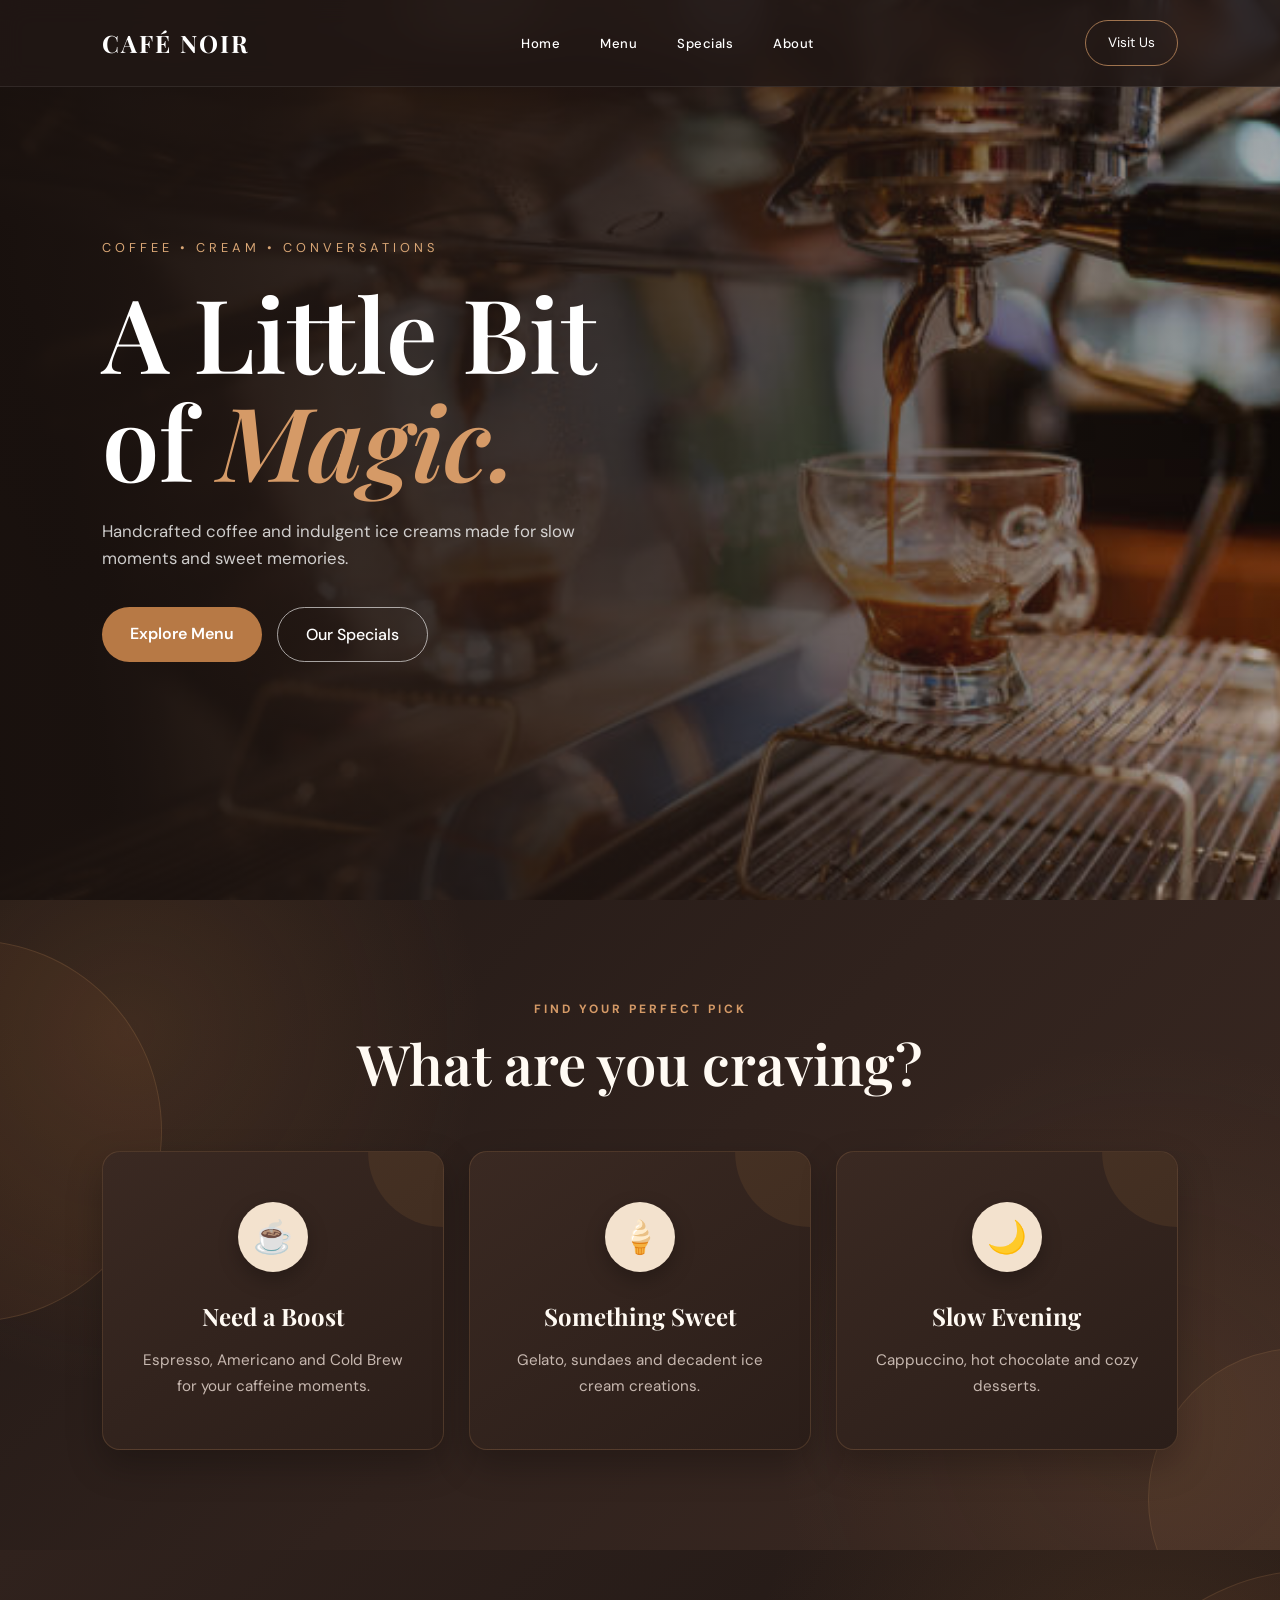
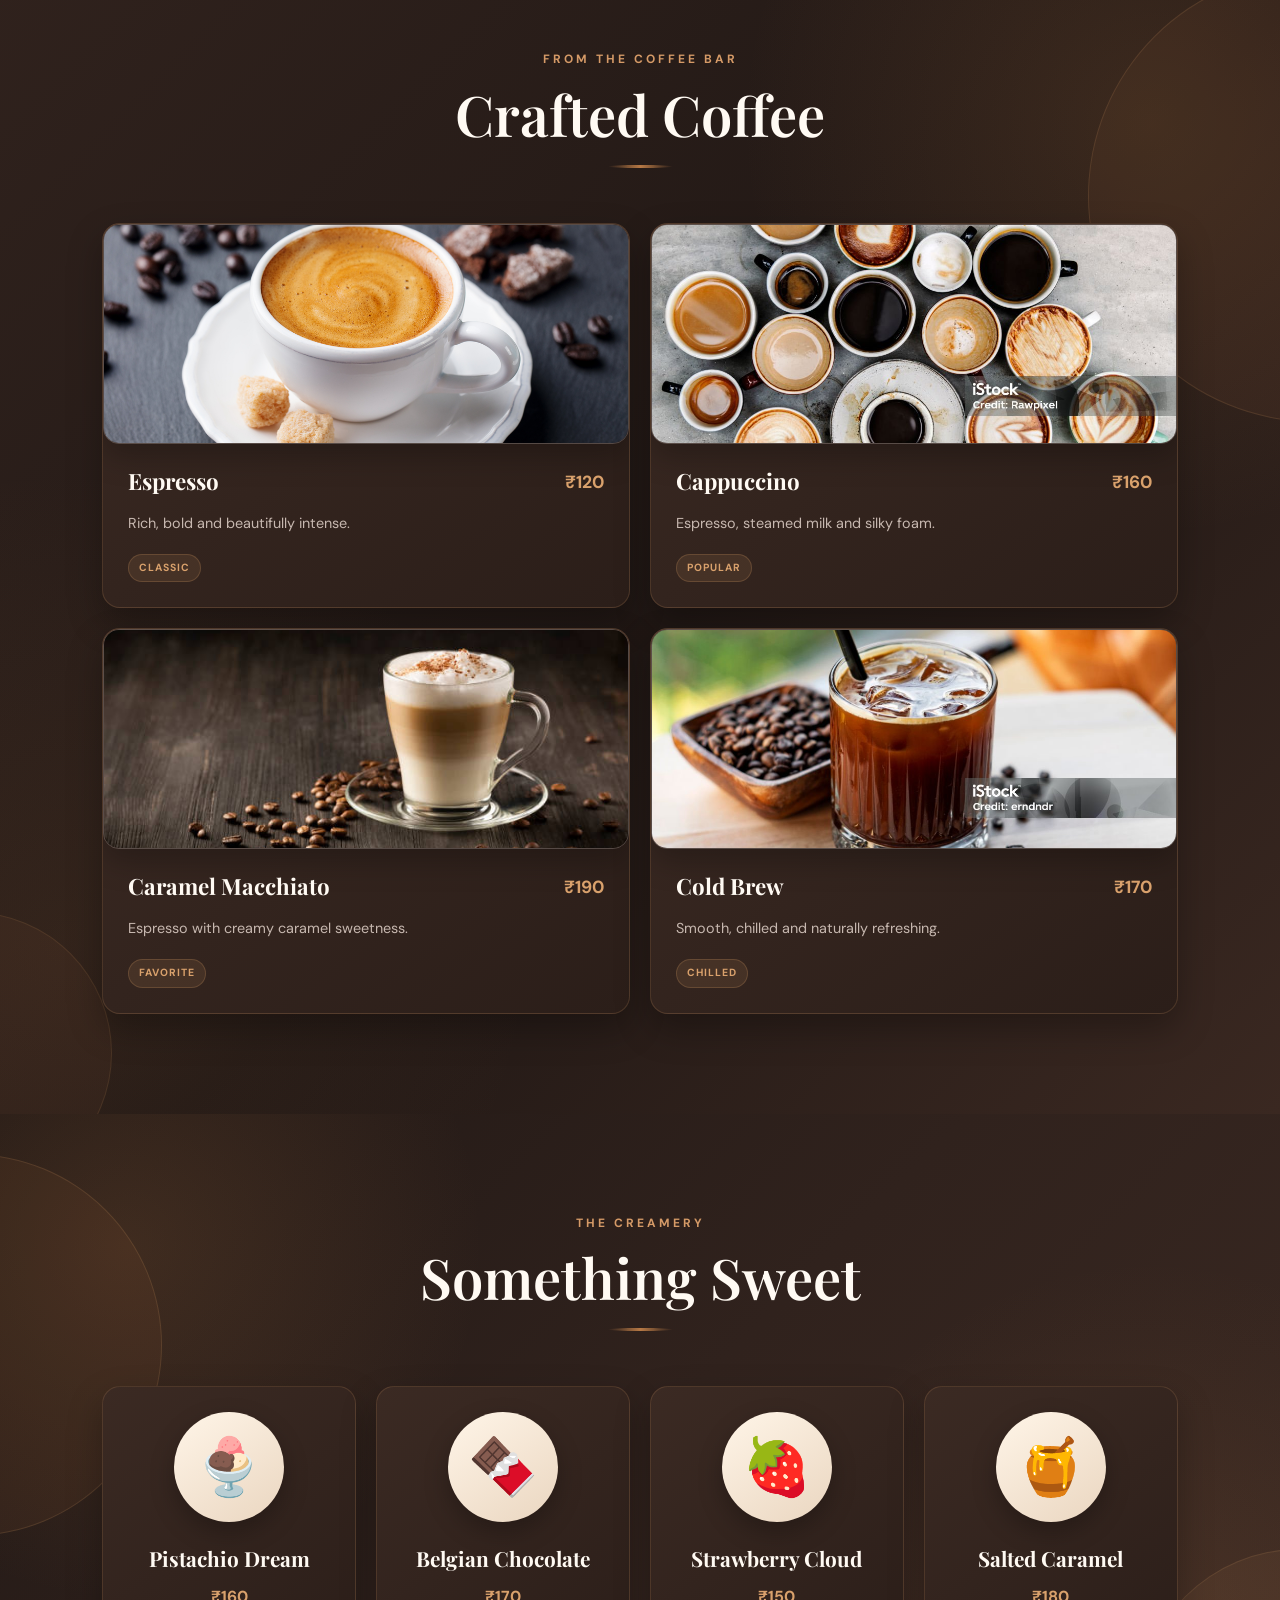
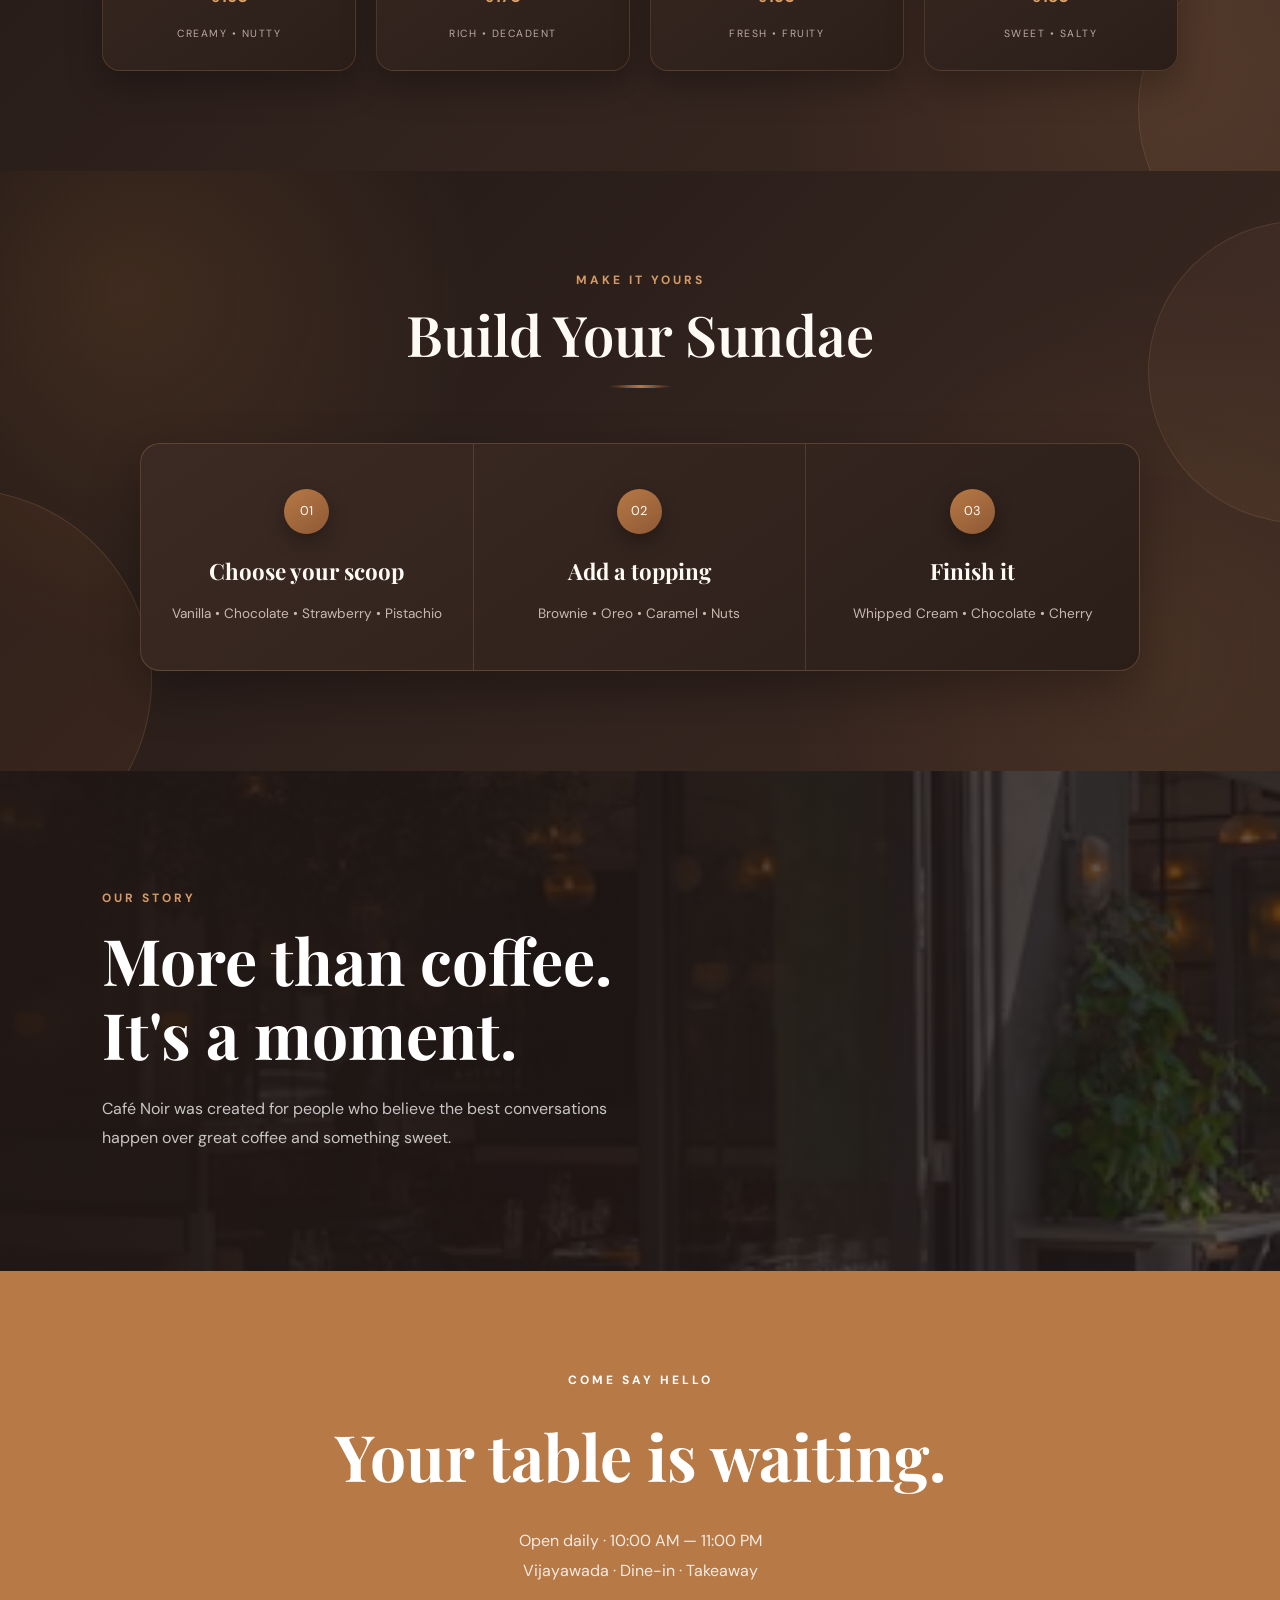
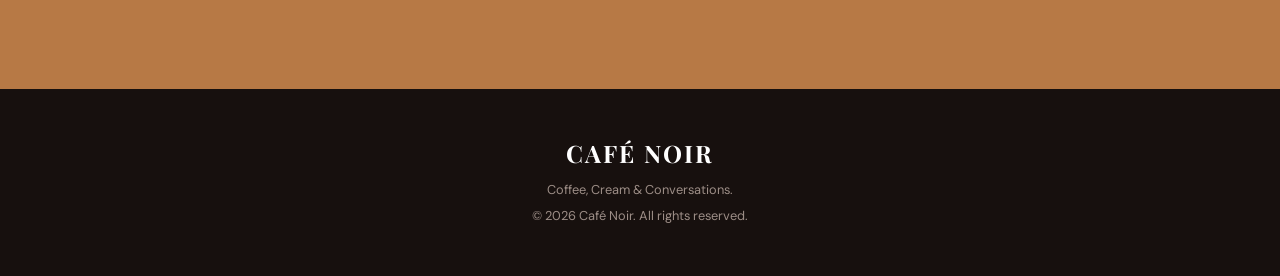
<file: index.html>
<!DOCTYPE html>
<html lang="en">

<head>
    <meta charset="UTF-8">
    <meta name="viewport" content="width=device-width, initial-scale=1.0">

    <title>Café Noir | Coffee, Cream & Conversations</title>

    <link rel="stylesheet" href="style.css">
</head>

<body>
<header>
    <nav class="navbar">

        <div class="logo">
            CAFÉ NOIR
        </div>

        <ul class="nav-links">
    <li><a href="index.html">Home</a></li>
    <li><a href="menu.html">Menu</a></li>
    <li><a href="specials.html">Specials</a></li>
    <li><a href="about.html">About</a></li>
</ul>

<a href="contact.html" class="nav-button">
    Visit Us

</a>

    </nav>
</header>
<section class="hero" id="home">

    <div class="hero-content">

        <p class="small-title">
            COFFEE • CREAM • CONVERSATIONS
        </p>

        <h1>
            A Little Bit<br>
            of <span>Magic.</span>
        </h1>

        <p class="hero-text">
            Handcrafted coffee and indulgent ice creams
            made for slow moments and sweet memories.
        </p>

        <div class="hero-buttons">

            <a href="menu.html" class="primary-button">
    Explore Menu
</a>

            <a href="#specials" class="secondary-button">
                Our Specials
            </a>

        </div>

    </div>

</section>
<section class="mood-section">

    <div class="section-heading">

        <p>FIND YOUR PERFECT PICK</p>

        <h2>What are you craving?</h2>

    </div>

    <div class="mood-container">

        <div class="mood-card">
            <div class="mood-icon">☕</div>

            <h3>Need a Boost</h3>

            <p>
                Espresso, Americano and Cold Brew
                for your caffeine moments.
            </p>
        </div>


        <div class="mood-card">
            <div class="mood-icon">🍦</div>

            <h3>Something Sweet</h3>

            <p>
                Gelato, sundaes and decadent
                ice cream creations.
            </p>
        </div>


        <div class="mood-card">
            <div class="mood-icon">🌙</div>

            <h3>Slow Evening</h3>

            <p>
                Cappuccino, hot chocolate and
                cozy desserts.
            </p>
        </div>

    </div>

</section>
<section class="menu-section" id="menu">

    <div class="section-heading">

        <p>FROM THE COFFEE BAR</p>

        <h2>Crafted Coffee</h2>

    </div>


    <div class="menu-grid">

       <div class="menu-card">

    <img src="images/espresso.jpg" alt="Espresso">

    <div class="menu-top">
        <h3>Espresso</h3>
        <span>₹120</span>
    </div>

    <p>Rich, bold and beautifully intense.</p>

    <small>CLASSIC</small>

</div>

        <div class="menu-card">

    <img src="images/cappuccino.jpg" alt="Cappuccino">

    <div class="menu-top">
        <h3>Cappuccino</h3>
        <span>₹160</span>
    </div>

    <p>Espresso, steamed milk and silky foam.</p>

    <small>POPULAR</small>
</div>

        <div class="menu-card">
<img src="images/caramel macchiato.jpg" alt="Caramel Macchiato">
            <div class="menu-top">
                <h3>Caramel Macchiato</h3>
                <span>₹190</span>
            </div>

            <p>
                Espresso with creamy caramel sweetness.
            </p>

            <small>FAVORITE</small>

        </div>


        <div class="menu-card">
<img src="images/cold brew.jpg" alt="Cold Brew">
            <div class="menu-top">
                <h3>Cold Brew</h3>
                <span>₹170</span>
            </div>

            <p>
                Smooth, chilled and naturally refreshing.
            </p>

            <small>CHILLED</small>

        </div>

    </div>

</section>
<section class="icecream-section">

    <div class="section-heading">

        <p>THE CREAMERY</p>

        <h2>Something Sweet</h2>

    </div>


    <div class="icecream-grid">

        <div class="icecream-card">
            <div class="icecream-image">🍨</div>

            <h3>Pistachio Dream</h3>

            <p>₹160</p>

            <span>CREAMY • NUTTY</span>
        </div>


        <div class="icecream-card">
            <div class="icecream-image">🍫</div>

            <h3>Belgian Chocolate</h3>

            <p>₹170</p>

            <span>RICH • DECADENT</span>
        </div>


        <div class="icecream-card">
            <div class="icecream-image">🍓</div>

            <h3>Strawberry Cloud</h3>

            <p>₹150</p>

            <span>FRESH • FRUITY</span>
        </div>


        <div class="icecream-card">
            <div class="icecream-image">🍯</div>

            <h3>Salted Caramel</h3>

            <p>₹180</p>

            <span>SWEET • SALTY</span>
        </div>

    </div>

</section>
<section class="sundae-section">

    <div class="section-heading">

        <p>MAKE IT YOURS</p>

        <h2>Build Your Sundae</h2>

    </div>


    <div class="sundae-container">

        <div class="sundae-step">

            <span>01</span>

            <h3>Choose your scoop</h3>

            <p>Vanilla • Chocolate • Strawberry • Pistachio</p>

        </div>


        <div class="sundae-step">

            <span>02</span>

            <h3>Add a topping</h3>

            <p>Brownie • Oreo • Caramel • Nuts</p>

        </div>


        <div class="sundae-step">

            <span>03</span>

            <h3>Finish it</h3>

            <p>Whipped Cream • Chocolate • Cherry</p>

        </div>

    </div>

</section>
<section class="about-section" id="about">

    <div class="about-content">

        <p>OUR STORY</p>

        <h2>More than coffee.<br>
            It's a moment.</h2>

        <p>
            Café Noir was created for people who believe
            the best conversations happen over great coffee
            and something sweet.
        </p>

    </div>

</section>


<section class="contact-section" id="contact">

    <p>COME SAY HELLO</p>

    <h2>Your table is waiting.</h2>

    <p>
        Open daily · 10:00 AM — 11:00 PM
    </p>

    <p>
        Vijayawada · Dine-in · Takeaway
    </p>

</section>
</body>
<footer>

    <h3>CAFÉ NOIR</h3>

    <p>
        Coffee, Cream & Conversations.
    </p>

    <p>
        © 2026 Café Noir. All rights reserved.
    </p>

</footer>
</html>
</file>
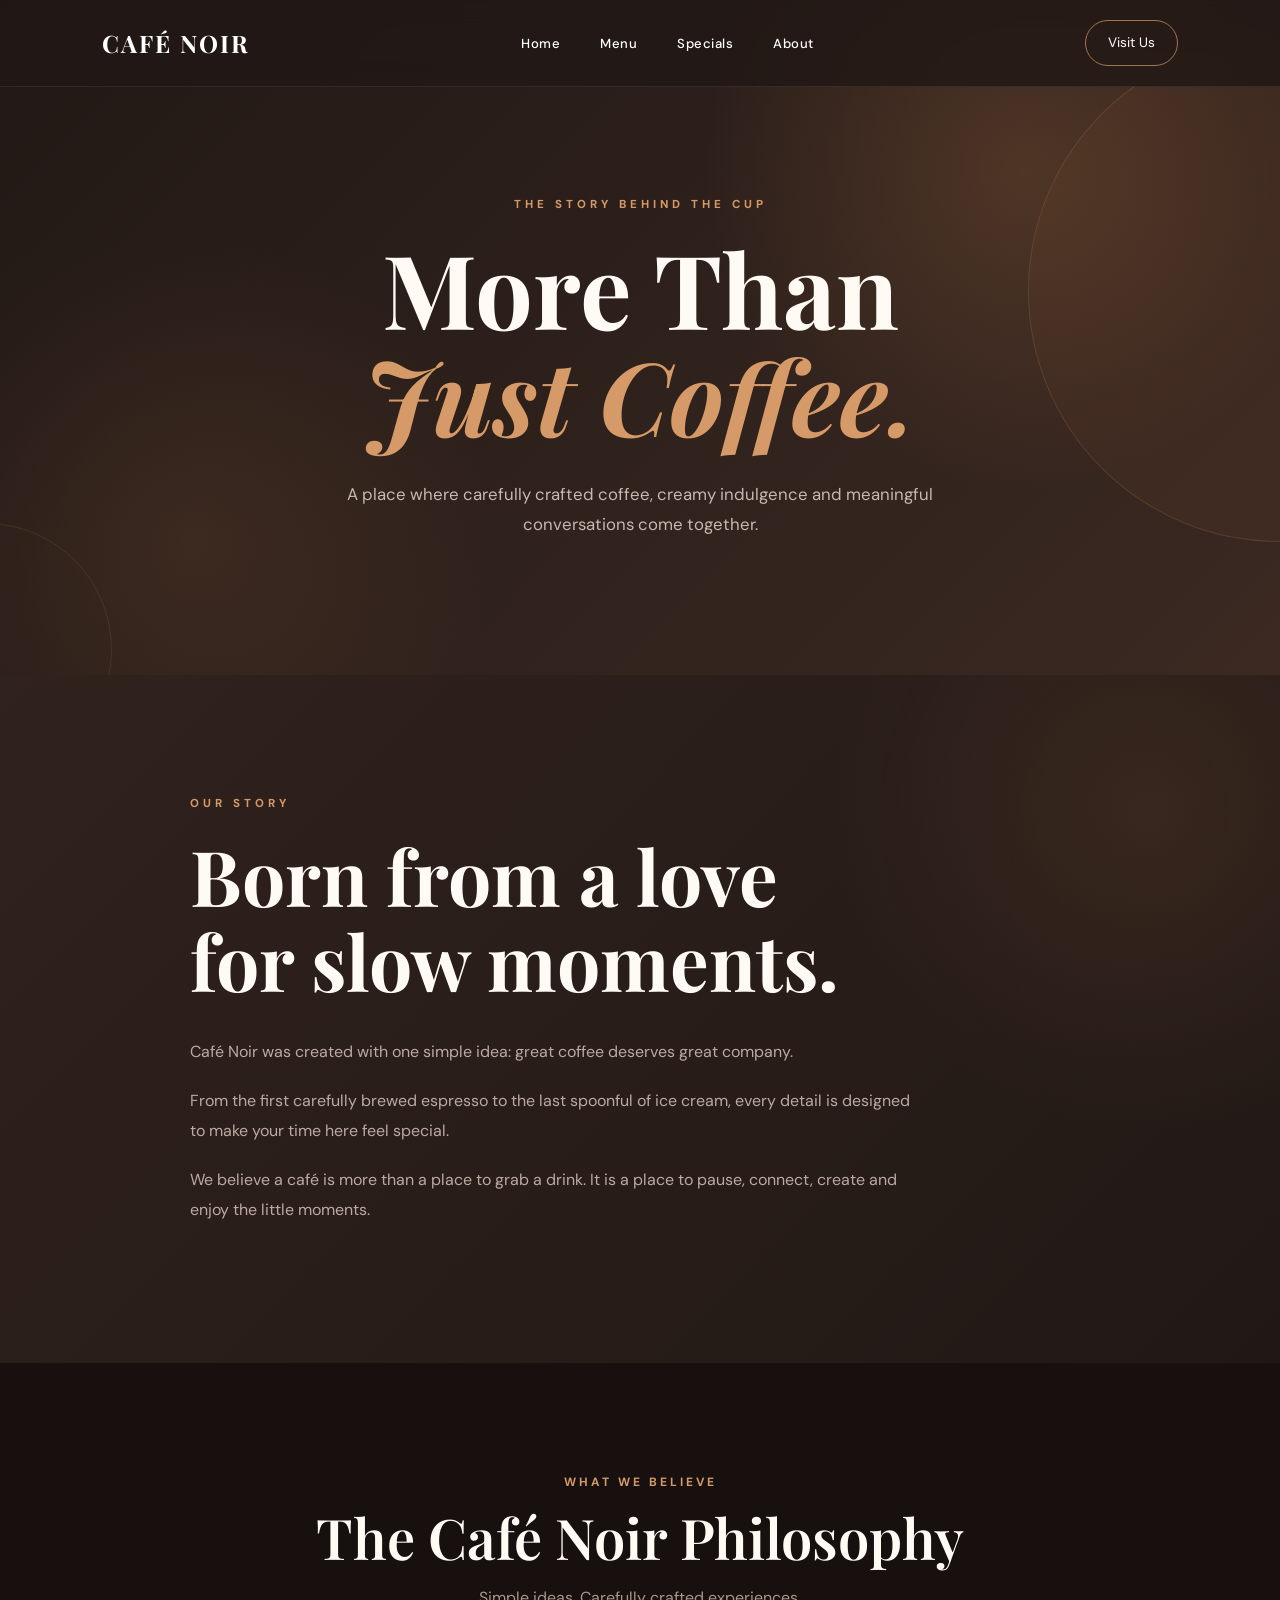
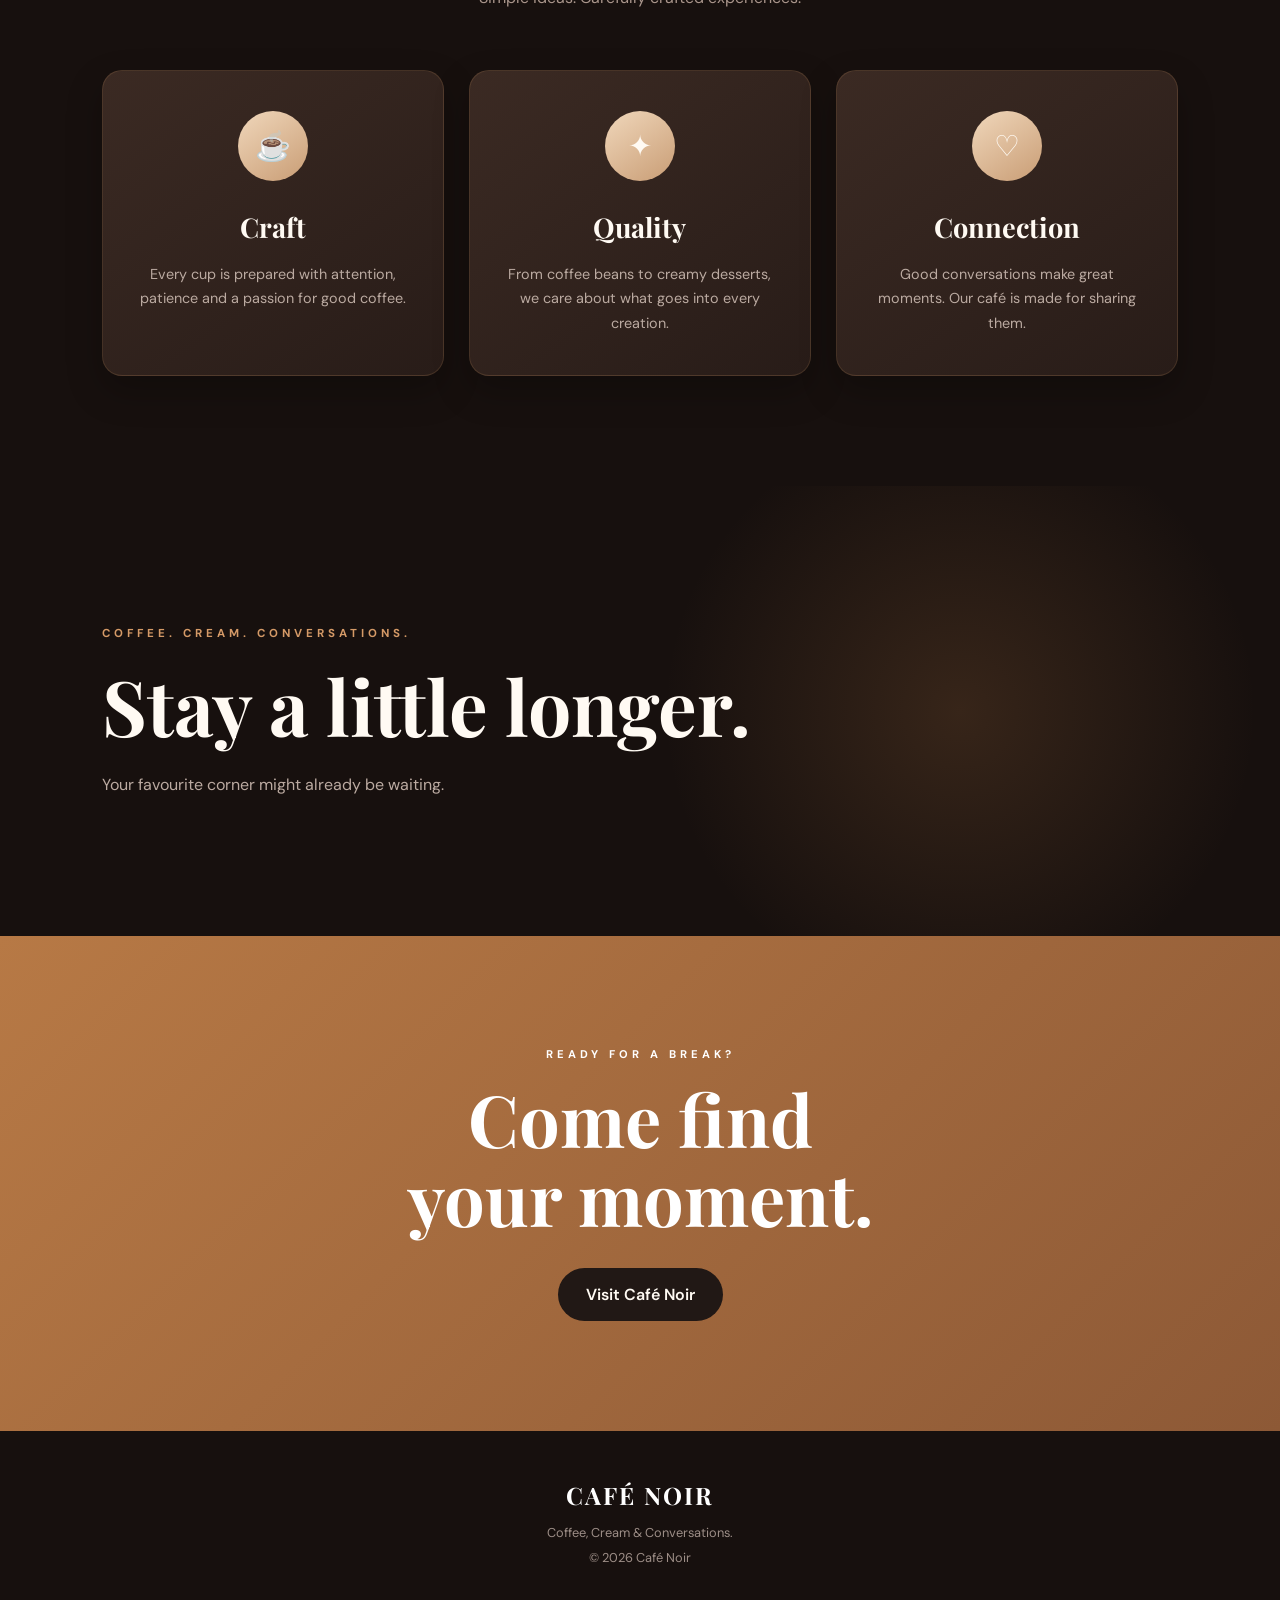
<file: about.html>
<!DOCTYPE html>
<html lang="en">

<head>
    <meta charset="UTF-8">
    <meta name="viewport" content="width=device-width, initial-scale=1.0">

    <title>Café Noir | About</title>

    <link rel="stylesheet" href="style.css">
</head>

<body>

    <!-- NAVIGATION -->
    <header>
        <nav class="navbar">

            <div class="logo">
                CAFÉ NOIR
            </div>

            <ul class="nav-links">
                <li><a href="index.html">Home</a></li>
                <li><a href="menu.html">Menu</a></li>
                <li><a href="specials.html">Specials</a></li>
                <li><a href="about.html">About</a></li>
            </ul>

            <a href="contact.html" class="nav-button">
                Visit Us
            </a>

        </nav>
    </header>


    <!-- ABOUT PAGE -->
    <main class="about-page">

        <!-- HERO -->
        <section class="about-hero">

            <div class="about-hero-content">

                <p>THE STORY BEHIND THE CUP</p>

                <h1>
                    More Than<br>
                    <span>Just Coffee.</span>
                </h1>

                <p class="about-hero-text">
                    A place where carefully crafted coffee,
                    creamy indulgence and meaningful conversations
                    come together.
                </p>

            </div>

        </section>


        <!-- OUR STORY -->
        <section class="story-section">

            <div class="story-content">

                <div class="story-label">
                    OUR STORY
                </div>

                <h2>
                    Born from a love<br>
                    for slow moments.
                </h2>

                <p>
                    Café Noir was created with one simple idea:
                    great coffee deserves great company.
                </p>

                <p>
                    From the first carefully brewed espresso to
                    the last spoonful of ice cream, every detail
                    is designed to make your time here feel special.
                </p>

                <p>
                    We believe a café is more than a place to grab
                    a drink. It is a place to pause, connect,
                    create and enjoy the little moments.
                </p>

            </div>

        </section>


        <!-- VALUES -->
        <section class="values-section">

            <div class="section-heading">

                <p>WHAT WE BELIEVE</p>

                <h2>
                    The Café Noir Philosophy
                </h2>

                <span>
                    Simple ideas. Carefully crafted experiences.
                </span>

            </div>


            <div class="values-grid">

                <article class="value-card">

                    <div class="value-icon">
                        ☕
                    </div>

                    <h3>
                        Craft
                    </h3>

                    <p>
                        Every cup is prepared with attention,
                        patience and a passion for good coffee.
                    </p>

                </article>


                <article class="value-card">

                    <div class="value-icon">
                        ✦
                    </div>

                    <h3>
                        Quality
                    </h3>

                    <p>
                        From coffee beans to creamy desserts,
                        we care about what goes into every creation.
                    </p>

                </article>


                <article class="value-card">

                    <div class="value-icon">
                        ♡
                    </div>

                    <h3>
                        Connection
                    </h3>

                    <p>
                        Good conversations make great moments.
                        Our café is made for sharing them.
                    </p>

                </article>

            </div>

        </section>


        <!-- EXPERIENCE -->
        <section class="about-experience">

            <div>

                <p>
                    COFFEE. CREAM. CONVERSATIONS.
                </p>

                <h2>
                    Stay a little longer.
                </h2>

                <span>
                    Your favourite corner might already be waiting.
                </span>

            </div>

        </section>


        <!-- CTA -->
        <section class="about-cta">

            <p>
                READY FOR A BREAK?
            </p>

            <h2>
                Come find<br>
                your moment.
            </h2>

            <a href="contact.html" class="primary-button">
                Visit Café Noir
            </a>

        </section>

    </main>


    <!-- FOOTER -->
    <footer>

        <h3>
            CAFÉ NOIR
        </h3>

        <p>
            Coffee, Cream & Conversations.
        </p>

        <p>
            © 2026 Café Noir
        </p>

    </footer>

</body>

</html>
</file>
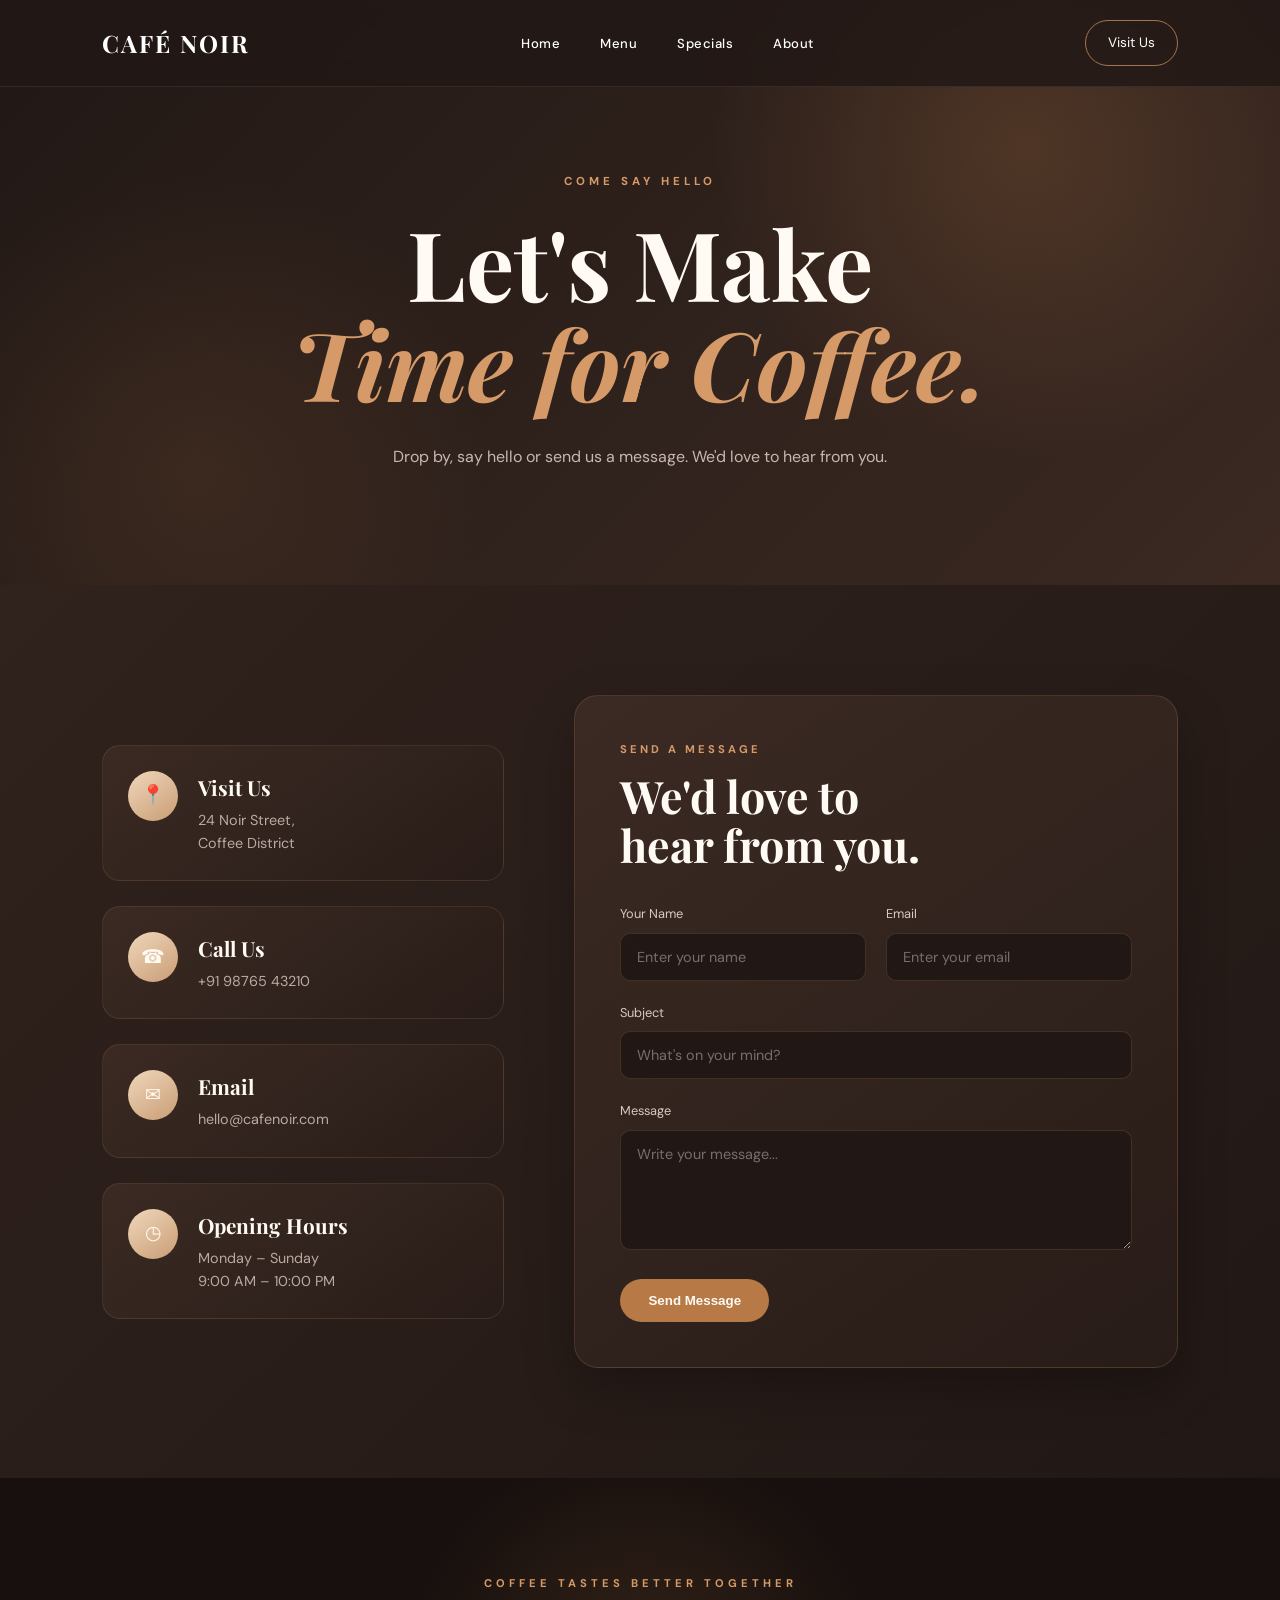
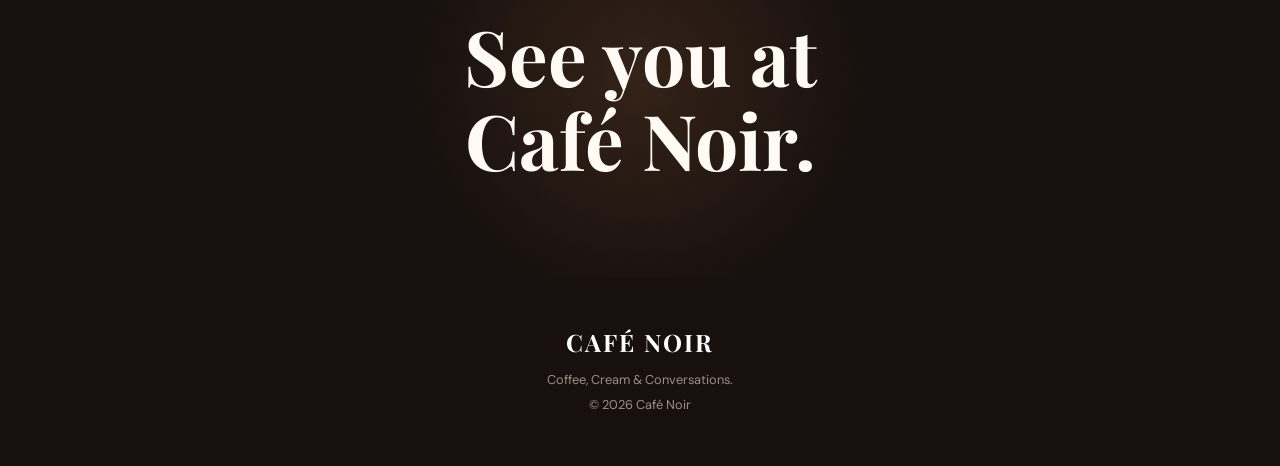
<file: contact.html>
<!DOCTYPE html>
<html lang="en">

<head>
    <meta charset="UTF-8">
    <meta name="viewport" content="width=device-width, initial-scale=1.0">

    <title>Café Noir | Contact</title>

    <link rel="stylesheet" href="style.css">
</head>

<body>

    <!-- NAVIGATION -->
    <header>
        <nav class="navbar">

            <div class="logo">
                CAFÉ NOIR
            </div>

            <ul class="nav-links">
                <li><a href="index.html">Home</a></li>
                <li><a href="menu.html">Menu</a></li>
                <li><a href="specials.html">Specials</a></li>
                <li><a href="about.html">About</a></li>
            </ul>

            <a href="contact.html" class="nav-button">
                Visit Us
            </a>

        </nav>
    </header>


    <!-- CONTACT PAGE -->
    <main class="contact-page">

        <!-- HERO -->
        <section class="contact-hero">

            <div class="contact-hero-content">

                <p>COME SAY HELLO</p>

                <h1>
                    Let's Make<br>
                    <span>Time for Coffee.</span>
                </h1>

                <p>
                    Drop by, say hello or send us a message.
                    We'd love to hear from you.
                </p>

            </div>

        </section>


        <!-- CONTACT DETAILS -->
        <section class="contact-details">

            <div class="contact-info">

                <div class="contact-item">

                    <span class="contact-icon">
                        📍
                    </span>

                    <div>
                        <h3>Visit Us</h3>

                        <p>
                            24 Noir Street,<br>
                            Coffee District
                        </p>
                    </div>

                </div>


                <div class="contact-item">

                    <span class="contact-icon">
                        ☎
                    </span>

                    <div>
                        <h3>Call Us</h3>

                        <p>
                            +91 98765 43210
                        </p>
                    </div>

                </div>


                <div class="contact-item">

                    <span class="contact-icon">
                        ✉
                    </span>

                    <div>
                        <h3>Email</h3>

                        <p>
                            hello@cafenoir.com
                        </p>
                    </div>

                </div>


                <div class="contact-item">

                    <span class="contact-icon">
                        ◷
                    </span>

                    <div>
                        <h3>Opening Hours</h3>

                        <p>
                            Monday – Sunday<br>
                            9:00 AM – 10:00 PM
                        </p>
                    </div>

                </div>

            </div>


            <!-- CONTACT FORM -->

            <div class="contact-form-box">

                <p class="form-label">
                    SEND A MESSAGE
                </p>

                <h2>
                    We'd love to<br>
                    hear from you.
                </h2>

                <form>

                    <div class="form-row">

                        <div class="form-group">

                            <label for="name">
                                Your Name
                            </label>

                            <input
                                type="text"
                                id="name"
                                placeholder="Enter your name"
                            >

                        </div>


                        <div class="form-group">

                            <label for="email">
                                Email
                            </label>

                            <input
                                type="email"
                                id="email"
                                placeholder="Enter your email"
                            >

                        </div>

                    </div>


                    <div class="form-group">

                        <label for="subject">
                            Subject
                        </label>

                        <input
                            type="text"
                            id="subject"
                            placeholder="What's on your mind?"
                        >

                    </div>


                    <div class="form-group">

                        <label for="message">
                            Message
                        </label>

                        <textarea
                            id="message"
                            rows="5"
                            placeholder="Write your message..."
                        ></textarea>

                    </div>


                    <button type="submit" class="primary-button">
                        Send Message
                    </button>

                </form>

            </div>

        </section>


        <!-- FINAL SECTION -->
        <section class="contact-bottom">

            <p>
                COFFEE TASTES BETTER TOGETHER
            </p>

            <h2>
                See you at<br>
                Café Noir.
            </h2>

        </section>

    </main>


    <!-- FOOTER -->
    <footer>

        <h3>
            CAFÉ NOIR
        </h3>

        <p>
            Coffee, Cream & Conversations.
        </p>

        <p>
            © 2026 Café Noir
        </p>

    </footer>

</body>

</html>
</file>
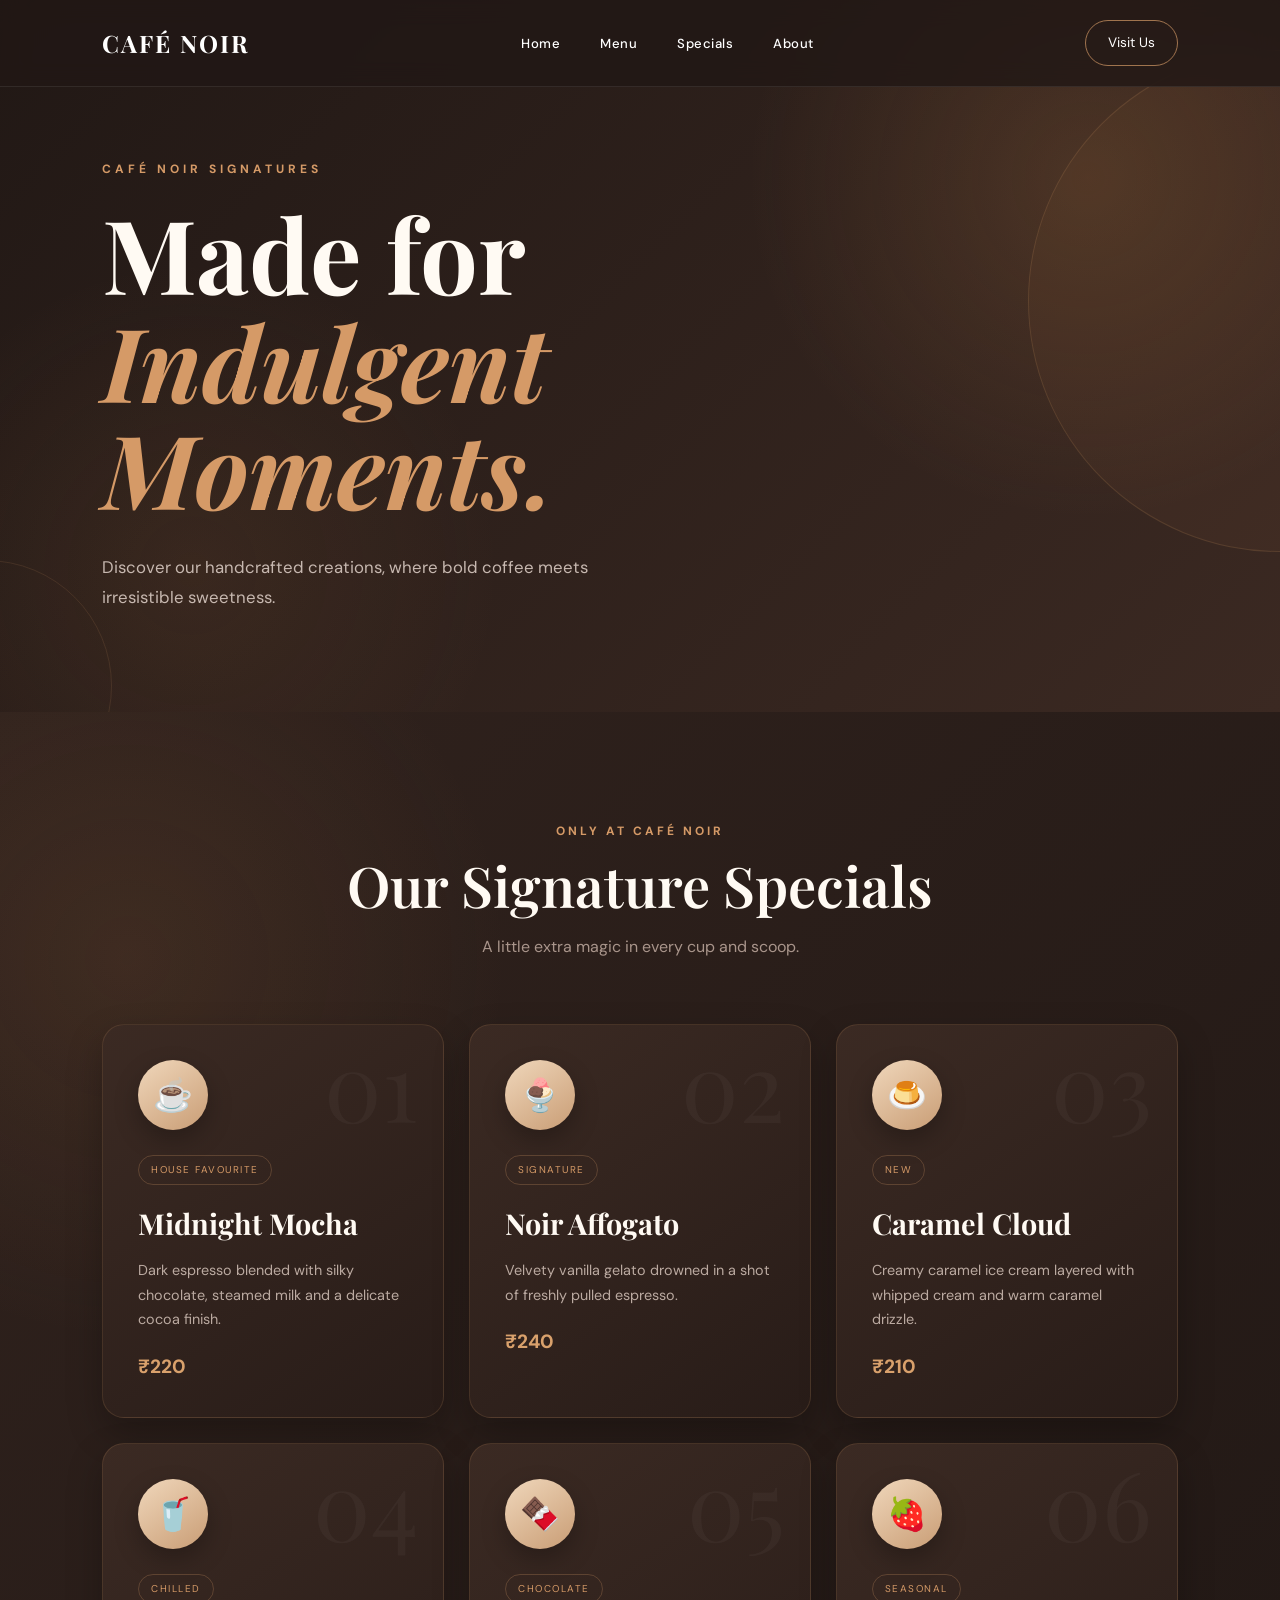
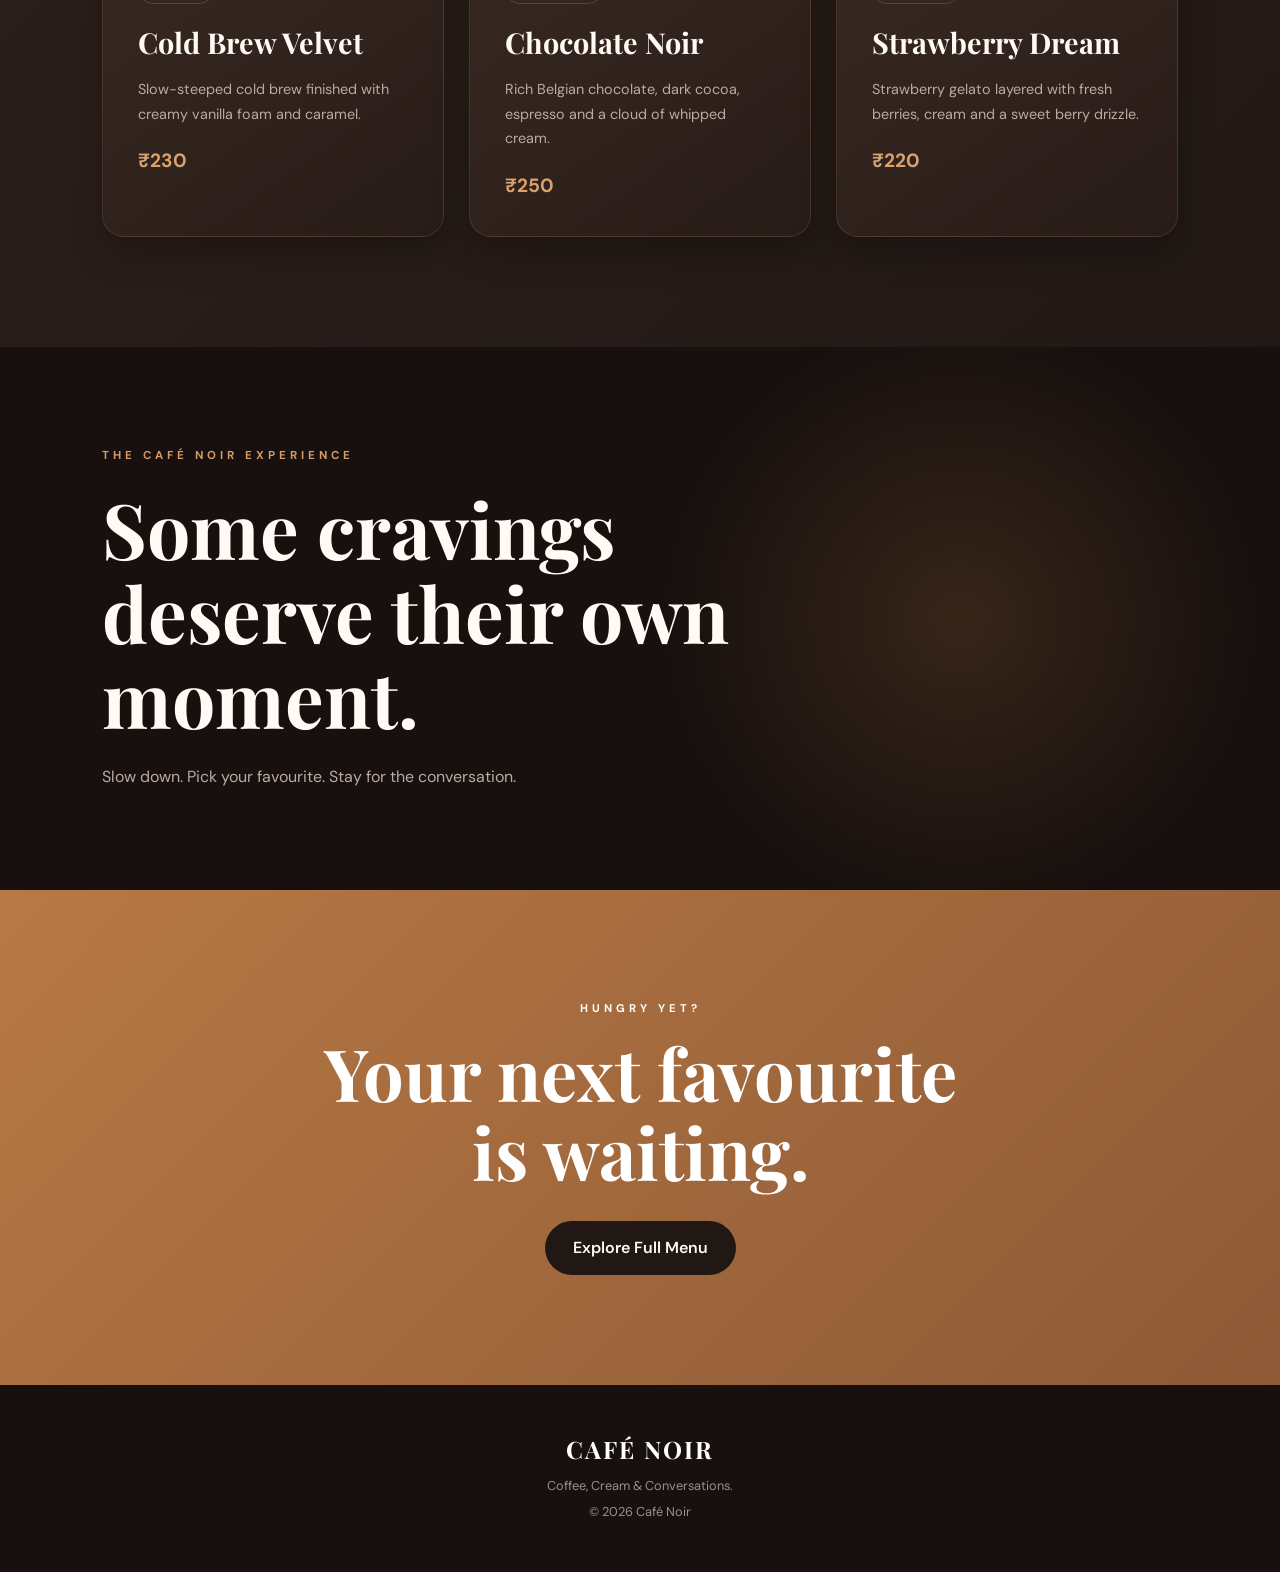
<file: specials.html>
<!DOCTYPE html>
<html lang="en">

<head>
    <meta charset="UTF-8">
    <meta name="viewport" content="width=device-width, initial-scale=1.0">

    <title>Café Noir | Specials</title>

    <link rel="stylesheet" href="style.css">
</head>

<body>

    <!-- NAVIGATION -->
    <header>
        <nav class="navbar">

            <div class="logo">
                CAFÉ NOIR
            </div>

            <ul class="nav-links">
                <li><a href="index.html">Home</a></li>
                <li><a href="menu.html">Menu</a></li>
                <li><a href="specials.html">Specials</a></li>
                <li><a href="about.html">About</a></li>
            </ul>

            <a href="contact.html" class="nav-button">
                Visit Us
            </a>

        </nav>
    </header>


    <!-- SPECIALS PAGE -->
    <main class="specials-page">

        <!-- HERO -->
        <section class="specials-hero">

            <div class="specials-intro">

                <p class="special-label">
                    CAFÉ NOIR SIGNATURES
                </p>

                <h1>
                    Made for<br>
                    <span>Indulgent Moments.</span>
                </h1>

                <p>
                    Discover our handcrafted creations,
                    where bold coffee meets irresistible sweetness.
                </p>

            </div>

        </section>


        <!-- SIGNATURE SPECIALS -->
        <section class="signature-section">

            <div class="section-heading">

                <p>ONLY AT CAFÉ NOIR</p>

                <h2>
                    Our Signature Specials
                </h2>

                <span>
                    A little extra magic in every cup and scoop.
                </span>

            </div>


            <div class="signature-grid">


                <!-- SPECIAL 1 -->
                <article class="signature-card">

                    <div class="special-number">
                        01
                    </div>

                    <div class="special-icon">
                        ☕
                    </div>

                    <div class="special-content">

                        <span class="special-tag">
                            HOUSE FAVOURITE
                        </span>

                        <h3>
                            Midnight Mocha
                        </h3>

                        <p>
                            Dark espresso blended with silky chocolate,
                            steamed milk and a delicate cocoa finish.
                        </p>

                        <strong>
                            ₹220
                        </strong>

                    </div>

                </article>


                <!-- SPECIAL 2 -->
                <article class="signature-card">

                    <div class="special-number">
                        02
                    </div>

                    <div class="special-icon">
                        🍨
                    </div>

                    <div class="special-content">

                        <span class="special-tag">
                            SIGNATURE
                        </span>

                        <h3>
                            Noir Affogato
                        </h3>

                        <p>
                            Velvety vanilla gelato drowned in a shot
                            of freshly pulled espresso.
                        </p>

                        <strong>
                            ₹240
                        </strong>

                    </div>

                </article>


                <!-- SPECIAL 3 -->
                <article class="signature-card">

                    <div class="special-number">
                        03
                    </div>

                    <div class="special-icon">
                        🍮
                    </div>

                    <div class="special-content">

                        <span class="special-tag">
                            NEW
                        </span>

                        <h3>
                            Caramel Cloud
                        </h3>

                        <p>
                            Creamy caramel ice cream layered with
                            whipped cream and warm caramel drizzle.
                        </p>

                        <strong>
                            ₹210
                        </strong>

                    </div>

                </article>


                <!-- SPECIAL 4 -->
                <article class="signature-card">

                    <div class="special-number">
                        04
                    </div>

                    <div class="special-icon">
                        🥤
                    </div>

                    <div class="special-content">

                        <span class="special-tag">
                            CHILLED
                        </span>

                        <h3>
                            Cold Brew Velvet
                        </h3>

                        <p>
                            Slow-steeped cold brew finished with
                            creamy vanilla foam and caramel.
                        </p>

                        <strong>
                            ₹230
                        </strong>

                    </div>

                </article>


                <!-- SPECIAL 5 -->
                <article class="signature-card">

                    <div class="special-number">
                        05
                    </div>

                    <div class="special-icon">
                        🍫
                    </div>

                    <div class="special-content">

                        <span class="special-tag">
                            CHOCOLATE
                        </span>

                        <h3>
                            Chocolate Noir
                        </h3>

                        <p>
                            Rich Belgian chocolate, dark cocoa,
                            espresso and a cloud of whipped cream.
                        </p>

                        <strong>
                            ₹250
                        </strong>

                    </div>

                </article>


                <!-- SPECIAL 6 -->
                <article class="signature-card">

                    <div class="special-number">
                        06
                    </div>

                    <div class="special-icon">
                        🍓
                    </div>

                    <div class="special-content">

                        <span class="special-tag">
                            SEASONAL
                        </span>

                        <h3>
                            Strawberry Dream
                        </h3>

                        <p>
                            Strawberry gelato layered with fresh
                            berries, cream and a sweet berry drizzle.
                        </p>

                        <strong>
                            ₹220
                        </strong>

                    </div>

                </article>

            </div>

        </section>


        <!-- SPECIAL EXPERIENCE -->
        <section class="experience-section">

            <div class="experience-content">

                <p>
                    THE CAFÉ NOIR EXPERIENCE
                </p>

                <h2>
                    Some cravings<br>
                    deserve their own moment.
                </h2>

                <span>
                    Slow down. Pick your favourite.
                    Stay for the conversation.
                </span>

            </div>

        </section>


        <!-- CTA -->
        <section class="special-cta">

            <p>
                HUNGRY YET?
            </p>

            <h2>
                Your next favourite<br>
                is waiting.
            </h2>

            <a href="menu.html" class="primary-button">
                Explore Full Menu
            </a>

        </section>

    </main>


    <!-- FOOTER -->
    <footer>

        <h3>
            CAFÉ NOIR
        </h3>

        <p>
            Coffee, Cream & Conversations.
        </p>

        <p>
            © 2026 Café Noir
        </p>

    </footer>

</body>

</html>
</file>
<file: style.css>
/* ================================
   CAFÉ NOIR - CSS
   Step 1: Foundation
================================ */


/* ---------- Google Font ---------- */

@import url('https://fonts.googleapis.com/css2?family=DM+Sans:wght@400;500;600;700&family=Playfair+Display:wght@500;600;700&display=swap');


/* ---------- Color Variables ---------- */

:root {
    --espresso: #211815;
    --dark-coffee: #30221d;
    --coffee: #5a3e32;
    --caramel: #b77945;
    --cream: #f8f1e7;
    --light-cream: #fffaf3;
    --text: #302521;
    --muted: #796d67;
    --white: #ffffff;
}


/* ---------- Reset ---------- */

* {
    margin: 0;
    padding: 0;
    box-sizing: border-box;
}


html {
    scroll-behavior: smooth;
}


body {
    font-family: 'DM Sans', sans-serif;
    background-color: var(--cream);
    color: var(--text);
    line-height: 1.6;
}


/* ---------- Common Container ---------- */

section {
    padding: 100px 8%;
}


a {
    text-decoration: none;
    color: inherit;
}


ul {
    list-style: none;
}
/* ================================
   NAVIGATION BAR
================================ */

header {
    position: absolute;
    top: 0;
    left: 0;
    width: 100%;
    z-index: 100;
}


.navbar {
    width: 100%;
    padding: 28px 8%;

    display: flex;
    align-items: center;
    justify-content: space-between;
}


.logo {
    font-family: 'Playfair Display', serif;
    font-size: 1.5rem;
    font-weight: 700;
    letter-spacing: 2px;
    color: var(--white);
}


.nav-links {
    display: flex;
    gap: 35px;
}


.nav-links a {
    color: var(--white);
    font-size: 0.9rem;
    font-weight: 500;
    position: relative;
    transition: 0.3s ease;
}


/* Animated underline */

.nav-links a::after {
    content: "";
    position: absolute;

    left: 0;
    bottom: -7px;

    width: 0;
    height: 2px;

    background-color: var(--caramel);

    transition: width 0.3s ease;
}


.nav-links a:hover::after {
    width: 100%;
}


.nav-links a:hover {
    color: #e5b98e;
}


/* Visit Us Button */

.nav-button {
    padding: 11px 22px;

    border: 1px solid rgba(255, 255, 255, 0.6);
    border-radius: 30px;

    color: var(--white);

    font-size: 0.85rem;

    transition: 0.3s ease;
}


.nav-button:hover {
    background-color: var(--white);
    color: var(--espresso);
}
/* ================================
   HERO SECTION
================================ */

.hero {
    min-height: 100vh;

    display: flex;
    align-items: center;

    position: relative;

    background:
        linear-gradient(
            90deg,
            rgba(25, 17, 14, 0.96) 0%,
            rgba(35, 24, 20, 0.82) 50%,
            rgba(35, 24, 20, 0.35) 100%
        ),
        url("images/coffee.jpg");

    background-size: cover;
    background-position: center;
}


.hero-content {
    max-width: 700px;
    color: var(--white);
}


.small-title {
    font-size: 0.8rem;
    letter-spacing: 4px;
    color: #d9a675;

    margin-bottom: 20px;
}


.hero h1 {
    font-family: 'Playfair Display', serif;

    font-size: clamp(3.5rem, 8vw, 7rem);

    line-height: 1.05;

    font-weight: 600;

    margin-bottom: 25px;
}


.hero h1 span {
    color: #d59a67;
    font-style: italic;
}


.hero-text {
    max-width: 500px;

    font-size: 1.05rem;

    color: rgba(255, 255, 255, 0.78);

    margin-bottom: 35px;
}


.hero-buttons {
    display: flex;
    gap: 15px;
}


/* Primary button */

.primary-button {
    display: inline-block;

    padding: 14px 28px;

    background-color: var(--caramel);
    color: var(--white);

    border-radius: 30px;

    font-weight: 600;

    transition: 0.3s ease;
}


.primary-button:hover {
    transform: translateY(-3px);
    background-color: #c48752;
}


/* Secondary button */

.secondary-button {
    display: inline-block;

    padding: 14px 28px;

    border: 1px solid rgba(255, 255, 255, 0.6);

    color: var(--white);

    border-radius: 30px;

    font-weight: 500;

    transition: 0.3s ease;
}


.secondary-button:hover {
    background-color: var(--white);
    color: var(--espresso);

    transform: translateY(-3px);
}
/* ================================
   SECTION HEADINGS
================================ */

.section-heading {
    text-align: center;
    margin-bottom: 55px;
}

.section-heading p {
    color: var(--caramel);
    font-size: 0.75rem;
    font-weight: 700;
    letter-spacing: 3px;
    margin-bottom: 10px;
}

.section-heading h2 {
    font-family: 'Playfair Display', serif;
    font-size: clamp(2.2rem, 5vw, 3.5rem);
    font-weight: 600;
    color: var(--espresso);
    line-height: 1.2;
}
/* ================================
   MOOD SECTION
================================ */

.mood-section {
    background-color: var(--light-cream);
}


.mood-container {
    display: grid;

    grid-template-columns: repeat(3, 1fr);

    gap: 25px;

    max-width: 1100px;

    margin: 0 auto;
}


.mood-card {
    background-color: var(--white);

    padding: 45px 35px;

    text-align: center;

    border-radius: 18px;

    border: 1px solid #eee3d6;

    transition: transform 0.3s ease,
                box-shadow 0.3s ease,
                border-color 0.3s ease;
}


.mood-icon {
    font-size: 2.8rem;

    margin-bottom: 20px;

    transition: transform 0.3s ease;
}


.mood-card h3 {
    font-family: 'Playfair Display', serif;

    font-size: 1.5rem;

    color: var(--espresso);

    margin-bottom: 12px;
}


.mood-card p {
    color: var(--muted);

    font-size: 0.95rem;

    line-height: 1.7;
}


/* Hover Effect */

.mood-card:hover {
    transform: translateY(-10px);

    box-shadow: 0 20px 45px rgba(45, 30, 22, 0.12);

    border-color: #d6b08b;
}


.mood-card:hover .mood-icon {
    transform: scale(1.15) rotate(-5deg);
}
/* ================================
   COFFEE MENU
================================ */

.menu-section {
    background-color: var(--cream);
}


.menu-grid {
    max-width: 1100px;

    margin: 0 auto;

    display: grid;

    grid-template-columns: repeat(2, 1fr);

    gap: 20px;
}


.menu-card {
    background-color: var(--white);

    padding: 30px;

    border-radius: 14px;

    border: 1px solid #eadfd3;

    position: relative;

    transition: transform 0.3s ease,
                box-shadow 0.3s ease;
}


.menu-card:hover {
    transform: translateY(-6px);

    box-shadow: 0 15px 35px rgba(45, 30, 22, 0.1);
}


.menu-top {
    display: flex;

    align-items: center;

    justify-content: space-between;

    gap: 20px;

    margin-bottom: 12px;
}


.menu-top h3 {
    font-family: 'Playfair Display', serif;

    font-size: 1.4rem;

    color: var(--espresso);
}


.menu-top span {
    color: var(--caramel);

    font-size: 1.1rem;

    font-weight: 700;
}


.menu-card p {
    color: var(--muted);

    font-size: 0.9rem;

    margin-bottom: 18px;
}


.menu-card small {
    display: inline-block;

    padding: 5px 10px;

    background-color: #f3e5d5;

    color: var(--coffee);

    border-radius: 20px;

    font-size: 0.65rem;

    font-weight: 700;

    letter-spacing: 1px;
}
/* ================================
   ICE CREAM SECTION
================================ */

.icecream-section {
    background-color: var(--dark-coffee);

    color: var(--white);
}


.icecream-section .section-heading h2 {
    color: var(--white);
}


.icecream-section .section-heading p {
    color: #d59a67;
}


.icecream-grid {
    max-width: 1100px;

    margin: 0 auto;

    display: grid;

    grid-template-columns: repeat(4, 1fr);

    gap: 20px;
}


.icecream-card {
    background-color: #3b2b25;

    padding: 25px;

    border-radius: 18px;

    text-align: center;

    border: 1px solid rgba(255, 255, 255, 0.08);

    transition: transform 0.3s ease,
                background-color 0.3s ease;
}


.icecream-card:hover {
    transform: translateY(-10px);

    background-color: #49352c;
}


.icecream-image {
    width: 110px;
    height: 110px;

    margin: 0 auto 20px;

    border-radius: 50%;

    background-color: var(--cream);

    display: flex;

    align-items: center;

    justify-content: center;

    font-size: 3.5rem;
}


.icecream-card h3 {
    font-family: 'Playfair Display', serif;

    font-size: 1.3rem;

    margin-bottom: 8px;
}


.icecream-card p {
    color: #e0ad7b;

    font-weight: 700;

    margin-bottom: 10px;
}


.icecream-card span {
    font-size: 0.65rem;

    letter-spacing: 1.5px;

    color: #bbaaa1;
}
/* ================================
   SIGNATURE CREATIONS
================================ */

.special-section {
    background-color: var(--light-cream);
}


.special-grid {
    max-width: 1100px;

    margin: 0 auto;

    display: grid;

    grid-template-columns: repeat(3, 1fr);

    gap: 25px;
}


.special-card {
    position: relative;

    padding: 45px 35px;

    min-height: 280px;

    background-color: var(--espresso);

    color: var(--white);

    border-radius: 20px;

    overflow: hidden;

    display: flex;

    flex-direction: column;

    justify-content: flex-end;

    transition: transform 0.4s ease,
                box-shadow 0.4s ease;
}


/* Decorative circle */

.special-card::before {
    content: "";

    position: absolute;

    width: 180px;
    height: 180px;

    border-radius: 50%;

    background-color: rgba(183, 121, 69, 0.18);

    top: -70px;
    right: -50px;

    transition: transform 0.4s ease;
}


.special-card:hover {
    transform: translateY(-10px);

    box-shadow: 0 20px 45px rgba(35, 24, 20, 0.2);
}


.special-card:hover::before {
    transform: scale(1.4);
}


/* Small label */

.tag {
    position: absolute;

    top: 25px;
    left: 25px;

    padding: 6px 12px;

    border: 1px solid rgba(255, 255, 255, 0.3);

    border-radius: 20px;

    font-size: 0.65rem;

    letter-spacing: 1.5px;

    color: #e1b083;
}


.special-card h3 {
    font-family: 'Playfair Display', serif;

    font-size: 1.7rem;

    margin-bottom: 12px;

    position: relative;
}


.special-card p {
    color: #c7b8b0;

    font-size: 0.9rem;

    margin-bottom: 20px;

    position: relative;
}


.special-card strong {
    color: #d9a16c;

    font-size: 1.2rem;

    position: relative;
}
/* ================================
   BUILD YOUR SUNDAE
================================ */

.sundae-section {
    background-color: var(--cream);
}


.sundae-container {
    max-width: 1000px;

    margin: 0 auto;

    display: grid;

    grid-template-columns: repeat(3, 1fr);

    gap: 0;

    border: 1px solid #dfd0c1;

    border-radius: 20px;

    overflow: hidden;

    background-color: var(--white);
}


.sundae-step {
    padding: 45px 30px;

    text-align: center;

    position: relative;

    transition: background-color 0.3s ease;
}


.sundae-step:not(:last-child) {
    border-right: 1px solid #e7dbce;
}


.sundae-step:hover {
    background-color: #fbf3e9;
}


.sundae-step > span {
    display: inline-flex;

    width: 45px;
    height: 45px;

    align-items: center;
    justify-content: center;

    border-radius: 50%;

    background-color: var(--espresso);

    color: var(--white);

    font-size: 0.8rem;

    margin-bottom: 20px;
}


.sundae-step h3 {
    font-family: 'Playfair Display', serif;

    font-size: 1.4rem;

    margin-bottom: 12px;

    color: var(--espresso);
}


.sundae-step p {
    color: var(--muted);

    font-size: 0.85rem;

    line-height: 1.7;
}
/* ================================
   ABOUT SECTION
================================ */

.about-section {
    min-height: 500px;

    display: flex;

    align-items: center;

    background:
        linear-gradient(
            90deg,
            rgba(33, 24, 21, 0.95),
            rgba(33, 24, 21, 0.65)
        ),
        url("images/cafe.jpg");

    background-size: cover;

    background-position: center;

    color: var(--white);
}


.about-content {
    max-width: 650px;
}


.about-content > p:first-child {
    color: #d59a67;

    font-size: 0.75rem;

    font-weight: 700;

    letter-spacing: 3px;

    margin-bottom: 15px;
}


.about-content h2 {
    font-family: 'Playfair Display', serif;

    font-size: clamp(2.5rem, 5vw, 4rem);

    line-height: 1.15;

    margin-bottom: 25px;
}


.about-content p:last-child {
    color: rgba(255, 255, 255, 0.75);

    max-width: 550px;

    font-size: 1rem;

    line-height: 1.8;
}
/* ================================
   CONTACT SECTION
================================ */

.contact-section {
    text-align: center;

    background-color: var(--caramel);

    color: var(--white);
}


.contact-section > p:first-child {
    font-size: 0.75rem;

    letter-spacing: 3px;

    font-weight: 700;

    margin-bottom: 15px;
}


.contact-section h2 {
    font-family: 'Playfair Display', serif;

    font-size: clamp(2.5rem, 5vw, 4rem);

    margin-bottom: 20px;
}


.contact-section p:not(:first-child) {
    color: rgba(255, 255, 255, 0.85);

    margin: 5px 0;
}
/* ================================
   FOOTER
================================ */

footer {
    background-color: #17100e;

    color: var(--white);

    text-align: center;

    padding: 45px 8%;
}


footer h3 {
    font-family: 'Playfair Display', serif;

    font-size: 1.5rem;

    letter-spacing: 2px;

    margin-bottom: 8px;
}


footer p {
    color: #9d8e87;

    font-size: 0.8rem;

    margin: 5px 0;
}
/* ================================
   MENU PAGE
================================ */

.menu-page {
    padding-top: 160px;
    min-height: 100vh;
    background-color: var(--cream);
}


.menu-page .section-heading h1 {
    font-family: 'Playfair Display', serif;
    font-size: clamp(3rem, 6vw, 5rem);
    color: var(--espresso);
}


.menu-page .section-heading span {
    display: block;
    color: var(--muted);
    margin-top: 15px;
}


.menu-category {
    max-width: 1100px;
    margin: 70px auto 0;
}


.menu-category h2 {
    font-family: 'Playfair Display', serif;
    font-size: 2rem;
    color: var(--espresso);
    margin-bottom: 25px;
}
.menu-card img {
    width: 100%;
    height: 220px;
    object-fit: cover;
    border-radius: 12px;
    margin-bottom: 20px;
    display: block;
}
/* ================================
   PREMIUM MENU PAGE BACKGROUND
================================ */

.menu-page {
    position: relative;
    min-height: 100vh;
    padding: 160px 8% 100px;
    overflow: hidden;

    background:
        radial-gradient(circle at 10% 20%,
            rgba(183, 121, 69, 0.16),
            transparent 25%),

        radial-gradient(circle at 90% 15%,
            rgba(90, 62, 50, 0.13),
            transparent 25%),

        radial-gradient(circle at 80% 85%,
            rgba(183, 121, 69, 0.12),
            transparent 30%),

        linear-gradient(
            135deg,
            #fffaf3 0%,
            #f5eadc 45%,
            #eee0cf 100%
        );
}

/* Decorative coffee-brown circles */

.menu-page::before {
    content: "";
    position: absolute;

    width: 350px;
    height: 350px;

    border-radius: 50%;

    background: rgba(90, 62, 50, 0.06);

    top: 80px;
    left: -180px;
}

.menu-page::after {
    content: "";
    position: absolute;

    width: 420px;
    height: 420px;

    border-radius: 50%;

    background: rgba(183, 121, 69, 0.08);

    right: -200px;
    bottom: 50px;
}

/* Keep content above decorations */

.menu-page > * {
    position: relative;
    z-index: 2;
}

/* Menu heading */

.menu-page .section-heading {
    margin-bottom: 75px;
}

.menu-page .section-heading p {
    color: var(--caramel);
    letter-spacing: 4px;
    font-weight: 700;
}

.menu-page .section-heading h1 {
    font-family: 'Playfair Display', serif;
    font-size: clamp(3.5rem, 7vw, 5.5rem);
    color: var(--espresso);
    margin-bottom: 15px;
}

/* Small decorative line */

.menu-page .section-heading h1::after {
    content: "";
    display: block;

    width: 70px;
    height: 3px;

    background: var(--caramel);

    margin: 20px auto;
    border-radius: 10px;
}

.menu-page .section-heading span {
    color: var(--muted);
    font-size: 1rem;
}

/* Category headings */

.menu-category {
    position: relative;
    z-index: 2;

    max-width: 1100px;
    margin: 70px auto 0;
}

.menu-category h2 {
    font-family: 'Playfair Display', serif;
    font-size: 2rem;
    color: var(--espresso);

    display: flex;
    align-items: center;
    gap: 18px;
}

.menu-category h2::after {
    content: "";

    height: 1px;
    flex: 1;

    background: linear-gradient(
        to right,
        #c49a72,
        transparent
    );
}

/* Menu cards */

.menu-card {
    background: rgba(255, 255, 255, 0.88);

    border: 1px solid rgba(183, 121, 69, 0.18);

    border-radius: 18px;

    overflow: hidden;

    box-shadow:
        0 10px 30px rgba(48, 34, 29, 0.08);

    transition:
        transform 0.35s ease,
        box-shadow 0.35s ease,
        border-color 0.35s ease;
}

.menu-card:hover {
    transform: translateY(-10px);

    border-color: rgba(183, 121, 69, 0.45);

    box-shadow:
        0 20px 45px rgba(48, 34, 29, 0.16);
}

/* Product images */

.menu-card img {
    width: 100%;
    height: 220px;

    object-fit: cover;

    display: block;

    transition: transform 0.5s ease;
}

.menu-card:hover img {
    transform: scale(1.05);
}

/* Card content spacing */

.menu-card .menu-top,
.menu-card > p,
.menu-card > small {
    margin-left: 25px;
    margin-right: 25px;
}

.menu-card .menu-top {
    margin-top: 20px;
}

.menu-card > p {
    margin-bottom: 18px;
}
/* =================================
   PREMIUM NAVBAR
================================= */

header {
    position: fixed;
    background: rgba(20, 14, 12, 0.55);
    backdrop-filter: blur(12px);
    -webkit-backdrop-filter: blur(12px);

    border-bottom: 1px solid rgba(255,255,255,0.08);
}

.navbar {
    padding-top: 20px;
    padding-bottom: 20px;
}

.nav-links {
    gap: 40px;
}

.nav-links a {
    font-size: 0.82rem;
    letter-spacing: 0.5px;
}

.nav-button {
    border-color: rgba(213,154,103,0.7);
}
/* =================================
   CRAVING CARDS
================================= */

.mood-card {
    position: relative;
    overflow: hidden;

    padding: 50px 35px;

    background:
        linear-gradient(
            145deg,
            #ffffff,
            #fff9f1
        );
}

.mood-card::before {
    content: "";

    position: absolute;

    width: 120px;
    height: 120px;

    border-radius: 50%;

    background: rgba(183,121,69,0.08);

    top: -50px;
    right: -40px;

    transition: transform 0.4s ease;
}

.mood-card:hover::before {
    transform: scale(1.7);
}

.mood-icon {
    position: relative;
    z-index: 2;

    width: 70px;
    height: 70px;

    margin: 0 auto 25px;

    display: flex;
    align-items: center;
    justify-content: center;

    background: #f5e7d6;

    border-radius: 50%;

    font-size: 2rem;
}
.menu-card img {
    width: 100%;
    height: 200px;

    object-fit: cover;

    border-radius: 12px;

    margin-bottom: 20px;

    display: block;

    transition: transform 0.5s ease;
}

.menu-card:hover img {
    transform: scale(1.04);
}
.menu-page {
    position: relative;
    min-height: 100vh;
    overflow: hidden;

    padding: 160px 8% 100px;

    background-color: #3b251b;

    background-image:
        linear-gradient(
            rgba(35, 22, 15, 0.18),
            rgba(35, 22, 15, 0.18)
        ),
        url("images/menu-background.jpg");

    background-size:
        100% auto,
        100% auto;

    background-position:
        center,
        top center;

    background-repeat:
        no-repeat,
        no-repeat;

    background-attachment: scroll;
}
.menu-card {
    position: relative;
    overflow: hidden;

    background: transparent;

    border: none;

    border-radius: 18px;

    box-shadow: none;

    padding: 0 0 25px;

    transition:
        transform 0.35s ease,
        box-shadow 0.35s ease;
}

.menu-card:hover {
    transform: translateY(-6px);

    box-shadow:
        0 20px 40px rgba(0, 0, 0, 0.20);
}

header {
    position: fixed;
    top: 0;
    left: 0;
    width: 100%;
    z-index: 1000;

    background: rgba(33, 24, 21, 0.82);

    backdrop-filter: blur(12px);
    -webkit-backdrop-filter: blur(12px);

    border-bottom: 1px solid rgba(255,255,255,0.08);
}
.menu-page .section-heading p {
    color: #d9a16c;
}

.menu-page .section-heading h1 {
    color: #fffaf3;
}

.menu-page .section-heading span {
    color: rgba(255, 250, 243, 0.78);
}

.menu-category h2 {
    color: #fffaf3;
}

.menu-top h3 {
    color: #fffaf3;
}

.menu-top span {
    color: #e0a56e;
}

.menu-card p {
    color: rgba(255, 250, 243, 0.75);
}

.menu-card small {
    background: rgba(255, 220, 180, 0.12);
    border: 1px solid rgba(255, 220, 180, 0.35);
    color: #f0c18d;
}
.menu-card img {
    width: 100%;
    height: 220px;

    object-fit: cover;

    display: block;

    border-radius: 16px;

    margin-bottom: 18px;

    border: 1px solid rgba(255, 255, 255, 0.18);

    box-shadow:
        0 12px 30px rgba(0, 0, 0, 0.25);

    transition:
        transform 0.5s ease,
        box-shadow 0.5s ease;
}

.menu-card:hover img {
    transform: scale(1.025);

    box-shadow:
        0 18px 40px rgba(0, 0, 0, 0.35);
}
.menu-category h2 {
    display: flex;
    align-items: center;
    gap: 20px;

    margin-bottom: 30px;
}

.menu-category h2::after {
    content: "";

    height: 1px;

    flex: 1;

    background:
        linear-gradient(
            to right,
            rgba(220, 170, 110, 0.8),
            rgba(220, 170, 110, 0)
        );
}
.menu-page .menu-grid {
    background: transparent;
}

.menu-category {
    background: transparent;
}

.menu-page::before,
.menu-page::after {
    display: none;
}
/* =========================================
   DARK CAFÉ NOIR HOME SECTIONS
========================================= */


/* =========================================
   WHAT ARE YOU CRAVING
========================================= */

.mood-section {
    position: relative;
    overflow: hidden;

    background:
        radial-gradient(
            circle at 10% 20%,
            rgba(183, 121, 69, 0.18),
            transparent 28%
        ),
        radial-gradient(
            circle at 90% 80%,
            rgba(183, 121, 69, 0.10),
            transparent 30%
        ),
        linear-gradient(
            135deg,
            #211815 0%,
            #30221d 50%,
            #3b2922 100%
        );

    color: #fffaf3;
}


/* Decorative circle */

.mood-section::before {
    content: "";

    position: absolute;

    width: 380px;
    height: 380px;

    border-radius: 50%;

    left: -220px;
    top: 40px;

    background: rgba(183, 121, 69, 0.08);

    border: 1px solid rgba(213, 154, 103, 0.16);

    pointer-events: none;
}


/* Right decorative circle */

.mood-section::after {
    content: "";

    position: absolute;

    width: 300px;
    height: 300px;

    border-radius: 50%;

    right: -170px;
    bottom: -100px;

    background: rgba(213, 154, 103, 0.07);

    border: 1px solid rgba(213, 154, 103, 0.13);

    pointer-events: none;
}


/* Keep content above decorations */

.mood-section > * {
    position: relative;
    z-index: 2;
}


/* Heading */

.mood-section .section-heading p {
    color: #d59a67;
}

.mood-section .section-heading h2 {
    color: #fffaf3;
}


/* Craving cards */

.mood-card {
    position: relative;
    overflow: hidden;

    background:
        linear-gradient(
            145deg,
            #3a2922,
            #2b1e19
        );

    border: 1px solid rgba(213, 154, 103, 0.18);

    box-shadow:
        0 15px 35px rgba(0, 0, 0, 0.25);

    transition:
        transform 0.35s ease,
        box-shadow 0.35s ease,
        border-color 0.35s ease;
}


/* Decorative glow inside card */

.mood-card::before {
    content: "";

    position: absolute;

    width: 150px;
    height: 150px;

    border-radius: 50%;

    right: -75px;
    top: -75px;

    background: rgba(183, 121, 69, 0.12);

    transition: transform 0.4s ease;
}

.mood-card:hover::before {
    transform: scale(1.5);
}


.mood-card:hover {
    transform: translateY(-10px);

    border-color: rgba(213, 154, 103, 0.45);

    box-shadow:
        0 25px 50px rgba(0, 0, 0, 0.35);
}


/* Card text */

.mood-card h3 {
    color: #fffaf3;
}

.mood-card p {
    color: #c7b8b0;
}


/* Icon */

.mood-icon {
    background: #f3e2ce;

    box-shadow:
        0 8px 20px rgba(0, 0, 0, 0.25);
}


/* =========================================
   CRAFTED COFFEE
========================================= */

.menu-section {
    position: relative;
    overflow: hidden;

    background:
        radial-gradient(
            circle at 90% 15%,
            rgba(183, 121, 69, 0.18),
            transparent 27%
        ),
        radial-gradient(
            circle at 5% 85%,
            rgba(183, 121, 69, 0.10),
            transparent 30%
        ),
        linear-gradient(
            135deg,
            #30221d,
            #211815 55%,
            #3a2821
        );

    color: #fffaf3;
}


/* Large decorative circle */

.menu-section::before {
    content: "";

    position: absolute;

    width: 450px;
    height: 450px;

    border-radius: 50%;

    right: -260px;
    top: 20px;

    background: rgba(183, 121, 69, 0.07);

    border: 1px solid rgba(213, 154, 103, 0.15);

    pointer-events: none;
}


/* Bottom decorative circle */

.menu-section::after {
    content: "";

    position: absolute;

    width: 280px;
    height: 280px;

    border-radius: 50%;

    left: -170px;
    bottom: -80px;

    background: rgba(183, 121, 69, 0.07);

    border: 1px solid rgba(213, 154, 103, 0.12);

    pointer-events: none;
}


/* Content above decoration */

.menu-section > * {
    position: relative;
    z-index: 2;
}


/* Coffee heading */

.menu-section .section-heading p {
    color: #d59a67;
}

.menu-section .section-heading h2 {
    color: #fffaf3;
}


/* Decorative line */

.menu-section .section-heading h2::after {
    content: "";

    display: block;

    width: 65px;
    height: 3px;

    margin: 18px auto 0;

    background:
        linear-gradient(
            to right,
            transparent,
            #b77945,
            transparent
        );

    border-radius: 50%;
}


/* Coffee cards */

.menu-section .menu-card {
    background:
        linear-gradient(
            145deg,
            #3b2a23,
            #2b1e19
        );

    border: 1px solid rgba(213, 154, 103, 0.18);

    box-shadow:
        0 15px 35px rgba(0, 0, 0, 0.28);

    transition:
        transform 0.35s ease,
        box-shadow 0.35s ease,
        border-color 0.35s ease;
}


.menu-section .menu-card:hover {
    transform: translateY(-9px);

    border-color: rgba(213, 154, 103, 0.45);

    box-shadow:
        0 25px 50px rgba(0, 0, 0, 0.38);
}


/* Coffee card text */

.menu-section .menu-top h3 {
    color: #fffaf3;
}

.menu-section .menu-top span {
    color: #d9a16c;
}

.menu-section .menu-card p {
    color: #c7b8b0;
}


/* Tags */

.menu-section .menu-card small {
    background: rgba(213, 154, 103, 0.12);

    border: 1px solid rgba(213, 154, 103, 0.22);

    color: #d9a16c;
}


/* =========================================
   MOBILE
========================================= */

@media (max-width: 650px) {

    .mood-section::before {
        width: 230px;
        height: 230px;
        left: -150px;
    }

    .mood-section::after {
        width: 200px;
        height: 200px;
        right: -120px;
    }

    .menu-section::before {
        width: 280px;
        height: 280px;
        right: -180px;
    }

    .menu-section::after {
        width: 180px;
        height: 180px;
        left: -110px;
    }
}
/* =========================================
   BUILD YOUR SUNDAE - DARK CAFÉ NOIR
========================================= */

.sundae-section {
    position: relative;
    overflow: hidden;

    background:
        radial-gradient(
            circle at 10% 20%,
            rgba(183, 121, 69, 0.18),
            transparent 28%
        ),
        radial-gradient(
            circle at 90% 80%,
            rgba(183, 121, 69, 0.12),
            transparent 30%
        ),
        linear-gradient(
            135deg,
            #211815 0%,
            #30221d 50%,
            #3b2922 100%
        );

    color: #fffaf3;
}


/* Decorative circle - left */

.sundae-section::before {
    content: "";

    position: absolute;

    width: 380px;
    height: 380px;

    border-radius: 50%;

    left: -230px;
    bottom: -100px;

    background: rgba(183, 121, 69, 0.08);

    border: 1px solid rgba(213, 154, 103, 0.16);

    pointer-events: none;
}


/* Decorative circle - right */

.sundae-section::after {
    content: "";

    position: absolute;

    width: 300px;
    height: 300px;

    border-radius: 50%;

    right: -170px;
    top: 50px;

    background: rgba(213, 154, 103, 0.06);

    border: 1px solid rgba(213, 154, 103, 0.14);

    pointer-events: none;
}


/* Keep content above decoration */

.sundae-section > * {
    position: relative;
    z-index: 2;
}


/* Heading */

.sundae-section .section-heading p {
    color: #d59a67;
}

.sundae-section .section-heading h2 {
    color: #fffaf3;
}


/* Decorative line below heading */

.sundae-section .section-heading h2::after {
    content: "";

    display: block;

    width: 65px;
    height: 3px;

    margin: 18px auto 0;

    background:
        linear-gradient(
            to right,
            transparent,
            #b77945,
            transparent
        );

    border-radius: 50%;
}


/* Sundae container */

.sundae-container {
    position: relative;

    background:
        linear-gradient(
            145deg,
            #3b2a23,
            #2b1e19
        );

    border: 1px solid rgba(213, 154, 103, 0.25);

    box-shadow:
        0 20px 50px rgba(0, 0, 0, 0.30);

    border-radius: 20px;

    overflow: hidden;
}


/* Individual steps */

.sundae-step {
    background: transparent;

    transition:
        background-color 0.35s ease,
        transform 0.35s ease;
}


/* Divider between steps */

.sundae-step:not(:last-child) {
    border-right: 1px solid rgba(213, 154, 103, 0.20);
}


/* Hover effect */

.sundae-step:hover {
    background-color: rgba(183, 121, 69, 0.10);
}


/* Step numbers */

.sundae-step > span {
    background:
        linear-gradient(
            145deg,
            #b77945,
            #8e5935
        );

    color: #fffaf3;

    box-shadow:
        0 8px 20px rgba(0, 0, 0, 0.30);
}


/* Step headings */

.sundae-step h3 {
    color: #fffaf3;
}


/* Step descriptions */

.sundae-step p {
    color: #c7b8b0;
}


/* Mobile */

@media (max-width: 650px) {

    .sundae-section::before {
        width: 230px;
        height: 230px;
        left: -150px;
    }

    .sundae-section::after {
        width: 200px;
        height: 200px;
        right: -120px;
    }

    .sundae-step:not(:last-child) {
        border-right: none;
        border-bottom: 1px solid rgba(213, 154, 103, 0.20);
    }
}
/* =========================================
   SOMETHING SWEET - DARK CAFÉ NOIR
========================================= */

.icecream-section {
    position: relative;
    overflow: hidden;

    background:
        radial-gradient(
            circle at 10% 20%,
            rgba(183, 121, 69, 0.18),
            transparent 28%
        ),
        radial-gradient(
            circle at 90% 80%,
            rgba(183, 121, 69, 0.12),
            transparent 30%
        ),
        linear-gradient(
            135deg,
            #211815 0%,
            #30221d 50%,
            #3b2922 100%
        );

    color: #fffaf3;
}


/* Decorative circle - left */

.icecream-section::before {
    content: "";

    position: absolute;

    width: 380px;
    height: 380px;

    border-radius: 50%;

    left: -220px;
    top: 40px;

    background: rgba(183, 121, 69, 0.08);

    border: 1px solid rgba(213, 154, 103, 0.16);

    pointer-events: none;
}


/* Decorative circle - right */

.icecream-section::after {
    content: "";

    position: absolute;

    width: 320px;
    height: 320px;

    border-radius: 50%;

    right: -180px;
    bottom: -100px;

    background: rgba(213, 154, 103, 0.07);

    border: 1px solid rgba(213, 154, 103, 0.14);

    pointer-events: none;
}


/* Keep content above decorations */

.icecream-section > * {
    position: relative;
    z-index: 2;
}


/* Section heading */

.icecream-section .section-heading p {
    color: #d59a67;
}

.icecream-section .section-heading h2 {
    color: #fffaf3;
}


/* Decorative line */

.icecream-section .section-heading h2::after {
    content: "";

    display: block;

    width: 65px;
    height: 3px;

    margin: 18px auto 0;

    background:
        linear-gradient(
            to right,
            transparent,
            #b77945,
            transparent
        );

    border-radius: 50%;
}


/* Ice cream cards */

.icecream-card {
    position: relative;
    overflow: hidden;

    background:
        linear-gradient(
            145deg,
            #3b2a23,
            #2b1e19
        );

    border: 1px solid rgba(213, 154, 103, 0.18);

    box-shadow:
        0 15px 35px rgba(0, 0, 0, 0.28);

    transition:
        transform 0.35s ease,
        box-shadow 0.35s ease,
        border-color 0.35s ease;
}


/* Hover */

.icecream-card:hover {
    transform: translateY(-10px);

    border-color: rgba(213, 154, 103, 0.45);

    box-shadow:
        0 25px 50px rgba(0, 0, 0, 0.38);
}


/* Ice cream image circle */

.icecream-image {
    background:
        linear-gradient(
            145deg,
            #fff5e8,
            #ead6c0
        );

    box-shadow:
        0 10px 25px rgba(0, 0, 0, 0.25);
}


/* Card heading */

.icecream-card h3 {
    color: #fffaf3;
}


/* Price */

.icecream-card p {
    color: #d9a16c;
}


/* Small description */

.icecream-card span {
    color: #bbaaa1;
}


/* Mobile */

@media (max-width: 650px) {

    .icecream-section::before {
        width: 230px;
        height: 230px;
        left: -150px;
    }

    .icecream-section::after {
        width: 200px;
        height: 200px;
        right: -120px;
    }
}
/* =========================================
   CAFÉ NOIR — SPECIALS PAGE
========================================= */

.specials-page {
    background: #211815;
    color: #fffaf3;
}


/* =========================================
   SPECIALS HERO
========================================= */

.specials-hero {
    min-height: 75vh;

    display: flex;
    align-items: center;

    padding: 160px 8% 100px;

    position: relative;
    overflow: hidden;

    background:
        radial-gradient(
            circle at 85% 25%,
            rgba(183,121,69,0.20),
            transparent 28%
        ),
        radial-gradient(
            circle at 15% 80%,
            rgba(183,121,69,0.10),
            transparent 25%
        ),
        linear-gradient(
            135deg,
            #211815,
            #3b2922
        );
}


/* Decorative circle */

.specials-hero::before {
    content: "";

    position: absolute;

    width: 500px;
    height: 500px;

    border-radius: 50%;

    right: -250px;
    top: 50px;

    border: 1px solid rgba(213,154,103,0.16);

    background: rgba(183,121,69,0.06);
}


/* Second circle */

.specials-hero::after {
    content: "";

    position: absolute;

    width: 250px;
    height: 250px;

    border-radius: 50%;

    left: -140px;
    bottom: -100px;

    border: 1px solid rgba(213,154,103,0.13);
}


/* Hero content */

.specials-intro {
    max-width: 750px;

    position: relative;

    z-index: 2;
}


.special-label {
    color: #d59a67;

    font-size: 0.75rem;

    font-weight: 700;

    letter-spacing: 4px;

    margin-bottom: 20px;
}


.specials-intro h1 {
    font-family: 'Playfair Display', serif;

    font-size: clamp(3.5rem, 8vw, 6.5rem);

    line-height: 1.05;

    margin-bottom: 30px;

    color: #fffaf3;
}


.specials-intro h1 span {
    color: #d59a67;

    font-style: italic;
}


.specials-intro > p:last-child {
    max-width: 560px;

    color: #c7b8b0;

    font-size: 1.05rem;

    line-height: 1.8;
}


/* =========================================
   SIGNATURE SECTION
========================================= */

.signature-section {
    position: relative;

    overflow: hidden;

    padding: 110px 8%;

    background:
        radial-gradient(
            circle at 10% 20%,
            rgba(183,121,69,0.12),
            transparent 25%
        ),
        linear-gradient(
            135deg,
            #30221d,
            #211815
        );
}


/* Heading */

.signature-section .section-heading {
    margin-bottom: 65px;
}


.signature-section .section-heading p {
    color: #d59a67;
}


.signature-section .section-heading h2 {
    color: #fffaf3;
}


.signature-section .section-heading span {
    display: block;

    margin-top: 15px;

    color: #a9958b;
}


/* =========================================
   SPECIAL CARDS
========================================= */

.signature-grid {
    max-width: 1150px;

    margin: 0 auto;

    display: grid;

    grid-template-columns:
        repeat(3, 1fr);

    gap: 25px;
}


.signature-card {
    position: relative;

    min-height: 360px;

    padding: 35px;

    overflow: hidden;

    border-radius: 22px;

    background:
        linear-gradient(
            145deg,
            #3b2a23,
            #281c18
        );

    border: 1px solid rgba(213,154,103,0.16);

    box-shadow:
        0 15px 35px rgba(0,0,0,0.25);

    transition:
        transform 0.4s ease,
        box-shadow 0.4s ease,
        border-color 0.4s ease;
}


.signature-card:hover {
    transform: translateY(-10px);

    border-color:
        rgba(213,154,103,0.45);

    box-shadow:
        0 25px 55px rgba(0,0,0,0.38);
}


/* Large background number */

.special-number {
    position: absolute;

    right: 25px;
    top: 10px;

    font-family: 'Playfair Display', serif;

    font-size: 6rem;

    color: rgba(255,255,255,0.035);

    line-height: 1;
}


/* Icon */

.special-icon {
    width: 70px;
    height: 70px;

    display: flex;

    align-items: center;
    justify-content: center;

    border-radius: 50%;

    margin-bottom: 25px;

    font-size: 2rem;

    background:
        linear-gradient(
            145deg,
            #f0d7bb,
            #c99d75
        );

    box-shadow:
        0 10px 25px rgba(0,0,0,0.25);
}


/* Card content */

.special-content {
    position: relative;

    z-index: 2;
}


.special-tag {
    display: inline-block;

    padding: 6px 12px;

    border-radius: 20px;

    border: 1px solid rgba(213,154,103,0.25);

    color: #d59a67;

    font-size: 0.62rem;

    letter-spacing: 1.5px;

    margin-bottom: 15px;
}


.special-content h3 {
    font-family: 'Playfair Display', serif;

    font-size: 1.8rem;

    color: #fffaf3;

    margin-bottom: 12px;
}


.special-content p {
    color: #bbaaa1;

    font-size: 0.9rem;

    line-height: 1.7;

    margin-bottom: 20px;
}


.special-content strong {
    color: #d9a16c;

    font-size: 1.2rem;
}


/* =========================================
   EXPERIENCE SECTION
========================================= */

.experience-section {
    min-height: 480px;

    display: flex;

    align-items: center;

    padding: 100px 8%;

    position: relative;

    background:
        radial-gradient(
            circle at 75% 50%,
            rgba(183,121,69,0.20),
            transparent 30%
        ),
        #17100e;
}


.experience-content {
    max-width: 700px;
}


.experience-content > p {
    color: #d59a67;

    font-size: 0.72rem;

    font-weight: 700;

    letter-spacing: 4px;

    margin-bottom: 20px;
}


.experience-content h2 {
    font-family: 'Playfair Display', serif;

    font-size: clamp(2.8rem, 6vw, 5rem);

    line-height: 1.1;

    color: #fffaf3;

    margin-bottom: 25px;
}


.experience-content span {
    color: #bbaaa1;

    font-size: 1rem;
}


/* =========================================
   SPECIAL CTA
========================================= */

.special-cta {
    text-align: center;

    padding: 110px 8%;

    background:
        linear-gradient(
            135deg,
            #b77945,
            #8d5936
        );

    color: white;
}


.special-cta > p {
    font-size: 0.7rem;

    letter-spacing: 4px;

    font-weight: 700;

    margin-bottom: 15px;
}


.special-cta h2 {
    font-family: 'Playfair Display', serif;

    font-size: clamp(2.5rem, 6vw, 4.5rem);

    line-height: 1.1;

    margin-bottom: 30px;
}


.special-cta .primary-button {
    background: #211815;

    color: #fffaf3;
}


.special-cta .primary-button:hover {
    background: #fffaf3;

    color: #211815;
}


/* =========================================
   MOBILE
========================================= */

@media (max-width: 850px) {

    .signature-grid {
        grid-template-columns:
            repeat(2, 1fr);
    }

}


@media (max-width: 600px) {

    .specials-hero {
        min-height: 70vh;

        padding: 140px 7% 80px;
    }

    .signature-section {
        padding: 80px 6%;
    }

    .signature-grid {
        grid-template-columns: 1fr;
    }

    .signature-card {
        min-height: 330px;
    }

    .experience-section {
        min-height: 400px;

        padding: 80px 7%;
    }

}
/* =========================================
   CAFÉ NOIR — ABOUT PAGE
========================================= */

.about-page {
    background: #211815;
    color: #fffaf3;
}


/* ABOUT HERO */

.about-hero {
    min-height: 75vh;
    display: flex;
    align-items: center;
    justify-content: center;
    text-align: center;

    padding: 160px 8% 100px;

    position: relative;
    overflow: hidden;

    background:
        radial-gradient(
            circle at 80% 25%,
            rgba(183,121,69,0.22),
            transparent 28%
        ),
        radial-gradient(
            circle at 15% 80%,
            rgba(183,121,69,0.12),
            transparent 25%
        ),
        linear-gradient(
            135deg,
            #211815,
            #3b2922
        );
}

.about-hero::before {
    content: "";

    position: absolute;

    width: 500px;
    height: 500px;

    border-radius: 50%;

    right: -250px;
    top: 40px;

    border: 1px solid rgba(213,154,103,0.16);

    background: rgba(183,121,69,0.05);
}

.about-hero::after {
    content: "";

    position: absolute;

    width: 250px;
    height: 250px;

    border-radius: 50%;

    left: -140px;
    bottom: -100px;

    border: 1px solid rgba(213,154,103,0.13);
}

.about-hero-content {
    max-width: 850px;

    position: relative;

    z-index: 2;
}

.about-hero-content > p:first-child {
    color: #d59a67;

    font-size: .72rem;

    font-weight: 700;

    letter-spacing: 4px;

    margin-bottom: 20px;
}

.about-hero-content h1 {
    font-family: 'Playfair Display', serif;

    font-size: clamp(3.5rem, 8vw, 6.5rem);

    line-height: 1.05;

    margin-bottom: 30px;

    color: #fffaf3;
}

.about-hero-content h1 span {
    color: #d59a67;

    font-style: italic;
}

.about-hero-text {
    max-width: 600px;

    margin: 0 auto;

    color: #c7b8b0;

    font-size: 1.05rem;

    line-height: 1.8;
}


/* STORY */

.story-section {
    padding: 120px 8%;

    background:
        radial-gradient(
            circle at 90% 20%,
            rgba(183,121,69,0.12),
            transparent 25%
        ),
        linear-gradient(
            135deg,
            #30221d,
            #211815
        );
}

.story-content {
    max-width: 900px;

    margin: auto;
}

.story-label {
    color: #d59a67;

    font-size: .72rem;

    font-weight: 700;

    letter-spacing: 4px;

    margin-bottom: 20px;
}

.story-content h2 {
    font-family: 'Playfair Display', serif;

    color: #fffaf3;

    font-size: clamp(2.8rem, 6vw, 5rem);

    line-height: 1.1;

    margin-bottom: 35px;
}

.story-content p {
    max-width: 720px;

    color: #bbaaa1;

    font-size: 1rem;

    line-height: 1.9;

    margin-bottom: 18px;
}


/* VALUES */

.values-section {
    padding: 110px 8%;

    background: #17100e;
}

.values-section .section-heading {
    margin-bottom: 60px;

    text-align: center;
}

.values-section .section-heading p {
    color: #d59a67;
}

.values-section .section-heading h2 {
    color: #fffaf3;
}

.values-section .section-heading span {
    display: block;

    margin-top: 15px;

    color: #a9958b;
}

.values-grid {
    max-width: 1100px;

    margin: auto;

    display: grid;

    grid-template-columns: repeat(3, 1fr);

    gap: 25px;
}

.value-card {
    padding: 40px 30px;

    text-align: center;

    border-radius: 20px;

    background:
        linear-gradient(
            145deg,
            #3b2a23,
            #281c18
        );

    border: 1px solid rgba(213,154,103,0.16);

    box-shadow:
        0 15px 35px rgba(0,0,0,0.25);

    transition:
        transform .35s ease,
        border-color .35s ease,
        box-shadow .35s ease;
}

.value-card:hover {
    transform: translateY(-10px);

    border-color: rgba(213,154,103,0.45);

    box-shadow:
        0 25px 50px rgba(0,0,0,0.35);
}

.value-icon {
    width: 70px;
    height: 70px;

    margin: 0 auto 25px;

    display: flex;

    align-items: center;
    justify-content: center;

    border-radius: 50%;

    font-size: 1.8rem;

    background:
        linear-gradient(
            145deg,
            #f0d7bb,
            #c99d75
        );
}

.value-card h3 {
    font-family: 'Playfair Display', serif;

    color: #fffaf3;

    font-size: 1.7rem;

    margin-bottom: 12px;
}

.value-card p {
    color: #bbaaa1;

    font-size: .9rem;

    line-height: 1.7;
}


/* EXPERIENCE */

.about-experience {
    min-height: 450px;

    display: flex;

    align-items: center;

    padding: 100px 8%;

    background:
        radial-gradient(
            circle at 75% 50%,
            rgba(183,121,69,0.20),
            transparent 30%
        ),
        #17100e;
}

.about-experience > div {
    max-width: 750px;
}

.about-experience p {
    color: #d59a67;

    font-size: .72rem;

    font-weight: 700;

    letter-spacing: 4px;

    margin-bottom: 20px;
}

.about-experience h2 {
    font-family: 'Playfair Display', serif;

    color: #fffaf3;

    font-size: clamp(3rem, 6vw, 5rem);

    line-height: 1.1;

    margin-bottom: 25px;
}

.about-experience span {
    color: #bbaaa1;

    font-size: 1rem;
}


/* CTA */

.about-cta {
    text-align: center;

    padding: 110px 8%;

    background:
        linear-gradient(
            135deg,
            #b77945,
            #8d5936
        );

    color: white;
}

.about-cta > p {
    font-size: .7rem;

    letter-spacing: 4px;

    font-weight: 700;

    margin-bottom: 15px;
}

.about-cta h2 {
    font-family: 'Playfair Display', serif;

    font-size: clamp(2.5rem, 6vw, 4.5rem);

    line-height: 1.1;

    margin-bottom: 30px;
}

.about-cta .primary-button {
    background: #211815;

    color: #fffaf3;
}

.about-cta .primary-button:hover {
    background: #fffaf3;

    color: #211815;
}


/* ABOUT RESPONSIVE */

@media (max-width: 850px) {

    .values-grid {
        grid-template-columns: repeat(2, 1fr);
    }

}

@media (max-width: 600px) {

    .about-hero {
        min-height: 70vh;

        padding: 140px 7% 80px;
    }

    .story-section,
    .values-section {
        padding: 80px 6%;
    }

    .values-grid {
        grid-template-columns: 1fr;
    }

    .about-experience {
        min-height: 400px;

        padding: 80px 7%;
    }

}
/* =========================================
   CAFÉ NOIR — CONTACT PAGE
========================================= */

.contact-page {
    background: #211815;
    color: #fffaf3;
}


/* CONTACT HERO */

.contact-hero {
    min-height: 65vh;

    display: flex;

    align-items: center;
    justify-content: center;

    text-align: center;

    padding: 160px 8% 100px;

    position: relative;

    overflow: hidden;

    background:
        radial-gradient(
            circle at 80% 25%,
            rgba(183,121,69,0.22),
            transparent 28%
        ),
        radial-gradient(
            circle at 15% 80%,
            rgba(183,121,69,0.12),
            transparent 25%
        ),
        linear-gradient(
            135deg,
            #211815,
            #3b2922
        );
}

.contact-hero-content {
    max-width: 850px;

    position: relative;

    z-index: 2;
}

.contact-hero-content > p:first-child {
    color: #d59a67;

    font-size: .72rem;

    font-weight: 700;

    letter-spacing: 4px;

    margin-bottom: 20px;
}

.contact-hero-content h1 {
    font-family: 'Playfair Display', serif;

    font-size: clamp(3.5rem, 8vw, 6rem);

    line-height: 1.05;

    margin-bottom: 30px;
}

.contact-hero-content h1 span {
    color: #d59a67;

    font-style: italic;
}

.contact-hero-content > p:last-child {
    max-width: 550px;

    margin: auto;

    color: #c7b8b0;

    line-height: 1.8;
}


/* CONTACT DETAILS */

.contact-details {
    padding: 110px 8%;

    display: grid;

    grid-template-columns: .8fr 1.2fr;

    gap: 70px;

    background:
        linear-gradient(
            135deg,
            #30221d,
            #211815
        );
}


/* INFO */

.contact-info {
    display: flex;

    flex-direction: column;

    gap: 25px;

    justify-content: center;
}

.contact-item {
    display: flex;

    align-items: flex-start;

    gap: 20px;

    padding: 25px;

    border-radius: 18px;

    background:
        linear-gradient(
            145deg,
            #3b2a23,
            #281c18
        );

    border: 1px solid rgba(213,154,103,0.14);

    transition:
        transform .3s ease,
        border-color .3s ease;
}

.contact-item:hover {
    transform: translateX(8px);

    border-color: rgba(213,154,103,0.4);
}

.contact-icon {
    width: 50px;
    height: 50px;

    flex-shrink: 0;

    display: flex;

    align-items: center;
    justify-content: center;

    border-radius: 50%;

    background:
        linear-gradient(
            145deg,
            #f0d7bb,
            #c99d75
        );

    font-size: 1.2rem;
}

.contact-item h3 {
    font-family: 'Playfair Display', serif;

    color: #fffaf3;

    font-size: 1.3rem;

    margin-bottom: 5px;
}

.contact-item p {
    color: #bbaaa1;

    font-size: .9rem;

    line-height: 1.6;
}


/* FORM */

.contact-form-box {
    padding: 45px;

    border-radius: 24px;

    background:
        linear-gradient(
            145deg,
            #3b2a23,
            #281c18
        );

    border: 1px solid rgba(213,154,103,0.18);

    box-shadow:
        0 20px 50px rgba(0,0,0,0.25);
}

.form-label {
    color: #d59a67;

    font-size: .7rem;

    font-weight: 700;

    letter-spacing: 3px;

    margin-bottom: 12px;
}

.contact-form-box h2 {
    font-family: 'Playfair Display', serif;

    color: #fffaf3;

    font-size: 2.8rem;

    line-height: 1.1;

    margin-bottom: 35px;
}

.form-row {
    display: grid;

    grid-template-columns: 1fr 1fr;

    gap: 20px;
}

.form-group {
    margin-bottom: 22px;
}

.form-group label {
    display: block;

    color: #d8c9c1;

    font-size: .8rem;

    margin-bottom: 8px;
}

.form-group input,
.form-group textarea {
    width: 100%;

    padding: 14px 16px;

    border: 1px solid rgba(213,154,103,0.18);

    border-radius: 10px;

    outline: none;

    background: #211815;

    color: #fffaf3;

    font-family: 'DM Sans', sans-serif;

    font-size: .9rem;

    transition:
        border-color .3s ease,
        box-shadow .3s ease;
}

.form-group input::placeholder,
.form-group textarea::placeholder {
    color: #796d67;
}

.form-group input:focus,
.form-group textarea:focus {
    border-color: #d59a67;

    box-shadow:
        0 0 0 3px rgba(213,154,103,0.08);
}

.form-group textarea {
    resize: vertical;
}

.contact-form-box .primary-button {
    border: none;

    cursor: pointer;

    background: #b77945;

    color: #fffaf3;
}

.contact-form-box .primary-button:hover {
    background: #d59a67;
}


/* BOTTOM */

.contact-bottom {
    min-height: 400px;

    display: flex;

    flex-direction: column;

    align-items: center;
    justify-content: center;

    text-align: center;

    padding: 90px 8%;

    background:
        radial-gradient(
            circle at 50% 50%,
            rgba(183,121,69,0.18),
            transparent 35%
        ),
        #17100e;
}

.contact-bottom p {
    color: #d59a67;

    font-size: .7rem;

    font-weight: 700;

    letter-spacing: 4px;

    margin-bottom: 20px;
}

.contact-bottom h2 {
    font-family: 'Playfair Display', serif;

    color: #fffaf3;

    font-size: clamp(3rem, 6vw, 5rem);

    line-height: 1.1;
}


/* CONTACT RESPONSIVE */

@media (max-width: 850px) {

    .contact-details {
        grid-template-columns: 1fr;

        gap: 50px;
    }

}

@media (max-width: 600px) {

    .contact-hero {
        min-height: 60vh;

        padding: 140px 7% 80px;
    }

    .contact-details {
        padding: 80px 6%;
    }

    .contact-form-box {
        padding: 30px 22px;
    }

    .form-row {
        grid-template-columns: 1fr;
    }

}
/* =========================================
   CAFÉ NOIR — MOBILE RESPONSIVE DESIGN
========================================= */

@media (max-width: 768px) {

    /* ---------- GENERAL ---------- */

    html {
        overflow-x: hidden;
    }

    body {
        overflow-x: hidden;
    }

    section {
        padding: 70px 6%;
    }


    /* ---------- NAVBAR ---------- */

    .navbar {
        width: 92%;
        padding: 20px 0;

        display: flex;
        flex-wrap: wrap;
        justify-content: center;
        gap: 15px;
    }

    .logo {
        width: 100%;
        text-align: center;
        font-size: 1.35rem;
    }

    .nav-links {
        display: flex;
        justify-content: center;
        flex-wrap: wrap;
        gap: 18px;
        width: 100%;
    }

    .nav-links a {
        font-size: .78rem;
    }

    .nav-button {
        display: none;
    }


    /* ---------- HERO ---------- */

    .hero {
        min-height: 90vh;
        padding: 150px 7% 80px;
        text-align: center;
    }

    .hero-content {
        max-width: 100%;
        margin: 0 auto;
    }

    .hero h1 {
        font-size: clamp(3rem, 14vw, 4.5rem);
        line-height: 1.05;
    }

    .hero p {
        font-size: .95rem;
    }

    .hero-buttons {
        justify-content: center;
        flex-wrap: wrap;
    }


    /* ---------- SECTION HEADINGS ---------- */

    .section-heading {
        text-align: center;
    }

    .section-heading h2 {
        font-size: clamp(2.2rem, 10vw, 3.5rem);
        line-height: 1.1;
    }


    /* ---------- MOOD CARDS ---------- */

    .mood-container {
        grid-template-columns: 1fr;
        gap: 18px;
    }

    .mood-card {
        width: 100%;
    }


    /* ---------- COFFEE MENU ---------- */

    .menu-grid {
        grid-template-columns: 1fr;
        gap: 20px;
    }

    .menu-card {
        width: 100%;
    }

    .menu-card img {
        width: 100%;
        height: auto;
        max-height: 280px;
        object-fit: cover;
    }


    /* ---------- ICE CREAM ---------- */

    .icecream-grid {
        grid-template-columns: 1fr;
        gap: 20px;
    }

    .icecream-card {
        width: 100%;
    }

    .icecream-image {
        height: 240px;
    }


    /* ---------- SUNDAE ---------- */

    .sundae-container {
        grid-template-columns: 1fr;
    }

    .sundae-step {
        border-right: none !important;
        border-bottom: 1px solid rgba(213,154,103,.20);
    }

    .sundae-step:last-child {
        border-bottom: none;
    }


    /* ---------- SPECIAL CARDS ---------- */

    .signature-grid {
        grid-template-columns: 1fr;
        gap: 20px;
    }

    .signature-card {
        min-height: auto;
        padding: 30px;
    }


    /* ---------- SPECIALS HERO ---------- */

    .specials-hero {
        min-height: 75vh;
        padding: 150px 7% 80px;
        text-align: center;
    }

    .specials-intro {
        width: 100%;
    }

    .specials-intro h1 {
        font-size: clamp(3rem, 14vw, 5rem);
    }

    .specials-intro > p:last-child {
        font-size: .95rem;
    }


    /* ---------- EXPERIENCE ---------- */

    .experience-section {
        min-height: 400px;
        padding: 80px 7%;
    }

    .experience-content h2 {
        font-size: clamp(2.5rem, 11vw, 4rem);
    }


    /* ---------- ABOUT ---------- */

    .about-hero {
        min-height: 75vh;
        padding: 150px 7% 80px;
    }

    .about-hero-content h1 {
        font-size: clamp(3rem, 14vw, 5rem);
    }

    .story-section {
        padding: 80px 7%;
    }

    .story-content h2 {
        font-size: clamp(2.5rem, 11vw, 4rem);
    }

    .values-grid {
        grid-template-columns: 1fr;
        gap: 20px;
    }

    .value-card {
        padding: 35px 25px;
    }


    /* ---------- CONTACT ---------- */

    .contact-hero {
        min-height: 70vh;
        padding: 150px 7% 80px;
    }

    .contact-hero-content h1 {
        font-size: clamp(3rem, 14vw, 5rem);
    }

    .contact-details {
        grid-template-columns: 1fr;
        gap: 40px;
        padding: 80px 7%;
    }

    .contact-form-box {
        padding: 30px 22px;
    }

    .form-row {
        grid-template-columns: 1fr;
        gap: 0;
    }

    .contact-item {
        padding: 20px;
    }


    /* ---------- CTA BUTTONS ---------- */

    .primary-button {
        display: inline-block;
        text-align: center;
    }


    /* ---------- FOOTER ---------- */

    footer {
        padding: 50px 7%;
        text-align: center;
    }

}


/* =========================================
   EXTRA SMALL PHONES
========================================= */

@media (max-width: 480px) {

    .navbar {
        padding-top: 16px;
    }

    .nav-links {
        gap: 12px;
    }

    .nav-links a {
        font-size: .72rem;
    }

    section {
        padding: 60px 5%;
    }

    .hero {
        padding: 140px 6% 70px;
    }

    .hero h1 {
        font-size: 3rem;
    }

    .section-heading h2 {
        font-size: 2.3rem;
    }

    .specials-intro h1,
    .about-hero-content h1,
    .contact-hero-content h1 {
        font-size: 3rem;
    }

    .signature-card {
        padding: 25px;
    }

    .special-number {
        font-size: 4.5rem;
    }

    .contact-form-box h2 {
        font-size: 2.2rem;
    }

}
</file>
